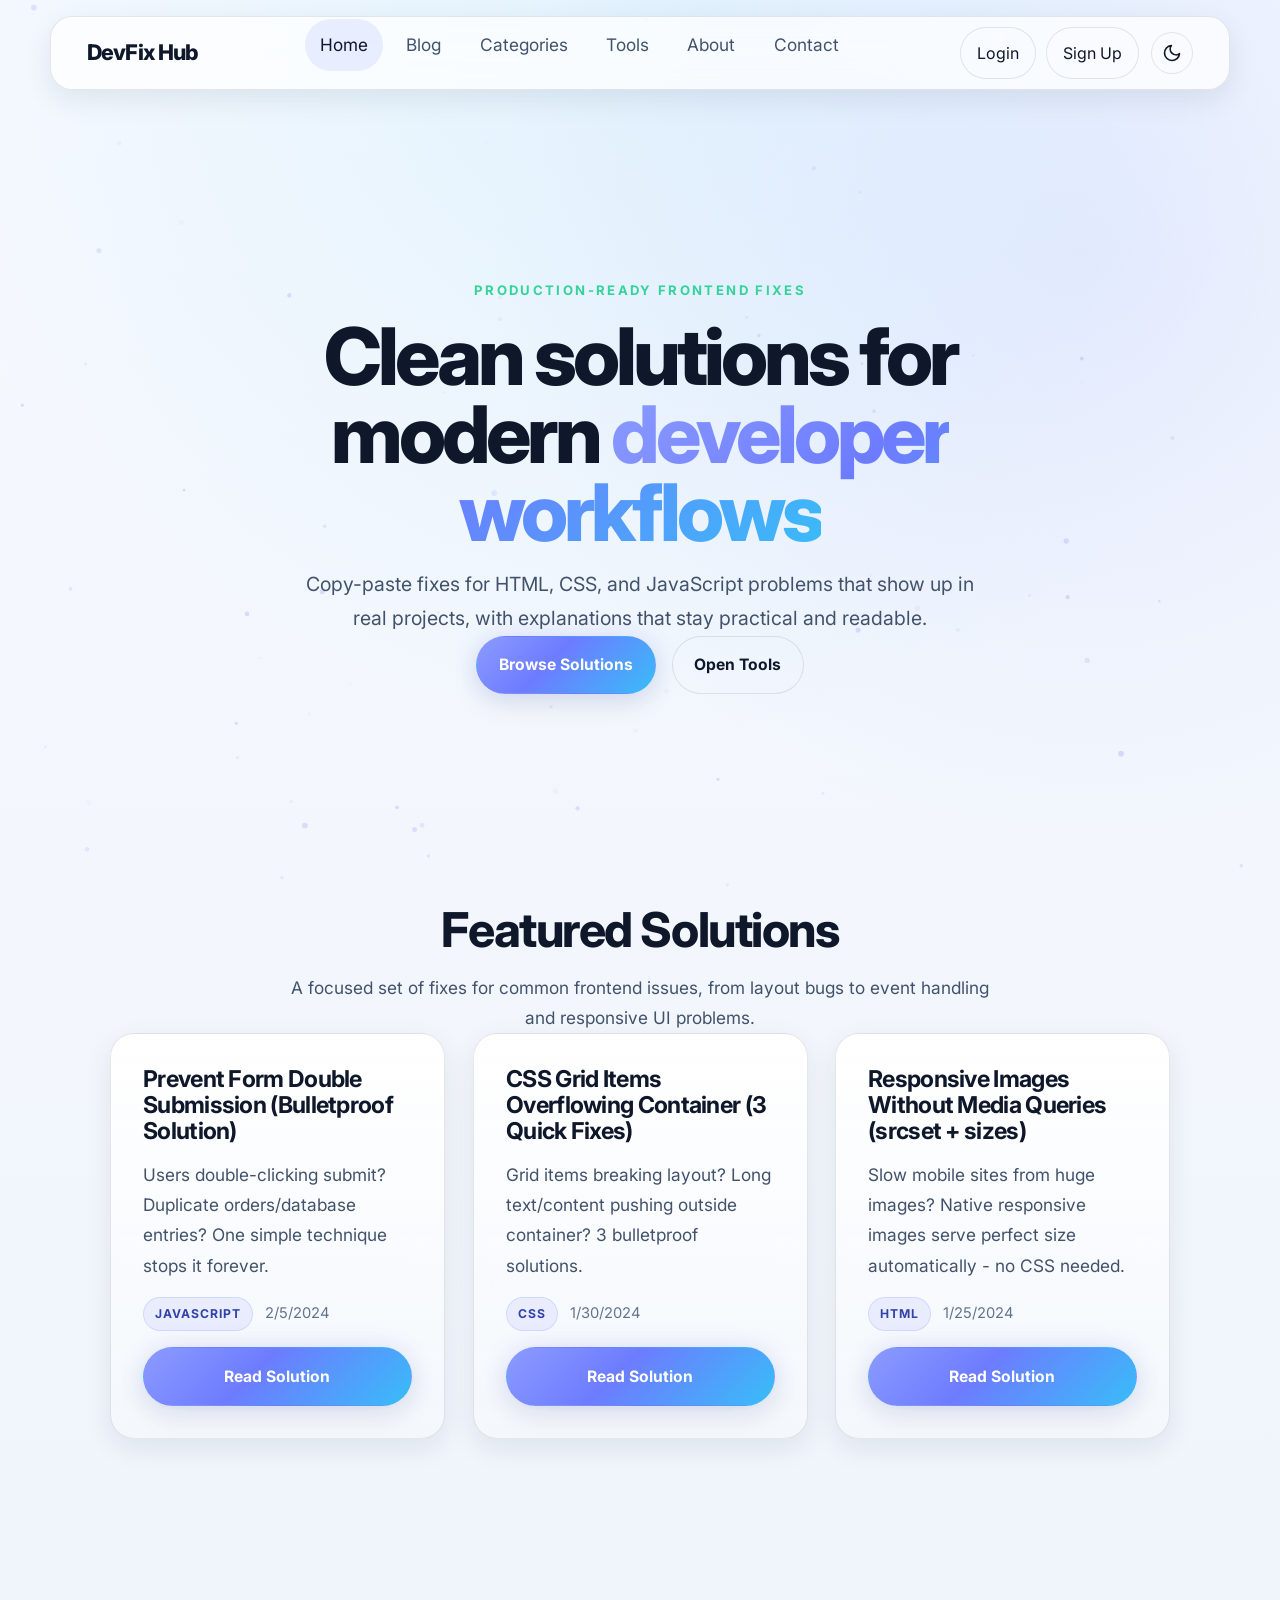
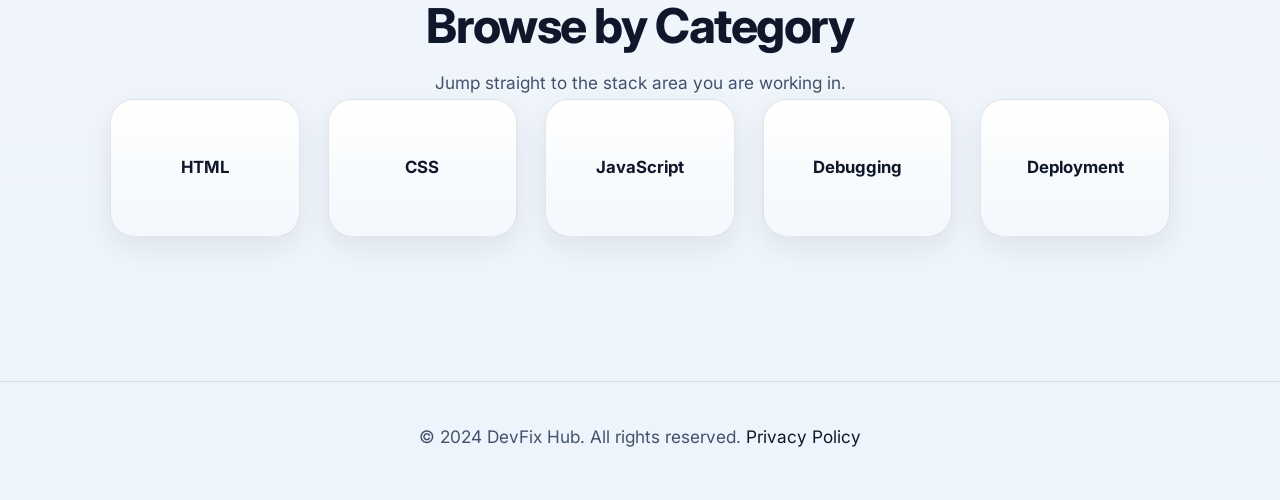
<file: index.html>
<!DOCTYPE html>
<html lang="en">
<head>
  <meta charset="UTF-8">
  <meta name="viewport" content="width=device-width, initial-scale=1.0">
  <title>DevFix Hub - Practical Frontend Fixes</title>
  <meta name="description" content="Real solutions for HTML, CSS, and JavaScript issues. Production-ready fixes for modern frontend work.">
  <meta name="keywords" content="web development, HTML, CSS, JavaScript, debugging, fixes">
  <meta property="og:title" content="DevFix Hub - Practical Frontend Fixes">
  <meta property="og:description" content="Real solutions for HTML, CSS, and JavaScript issues.">
  <meta property="og:type" content="website">
  <link rel="preconnect" href="https://fonts.googleapis.com">
  <link rel="preconnect" href="https://fonts.gstatic.com" crossorigin>
  <link href="https://fonts.googleapis.com/css2?family=Inter:wght@400;500;600;700;800&display=swap" rel="stylesheet">
  <link rel="stylesheet" href="assets/css/base.css">
  <link rel="stylesheet" href="assets/css/layout.css">
  <link rel="stylesheet" href="assets/css/components.css">
  <script async src="https://pagead2.googlesyndication.com/pagead/js/adsbygoogle.js?client=ca-pub-3117782418980939"
     crossorigin="anonymous"></script>
<!-- Google tag (gtag.js) -->
<script async src="https://www.googletagmanager.com/gtag/js?id=G-Q6NVMS2GPN"></script>
<script>
  window.dataLayer = window.dataLayer || [];
  function gtag(){dataLayer.push(arguments);}
  gtag('js', new Date());

  gtag('config', 'G-Q6NVMS2GPN');
</script>
<script async src="https://pagead2.googlesyndication.com/pagead/js/adsbygoogle.js?client=ca-pub-3117782418980939"
     crossorigin="anonymous"></script>
  <script type="text/javascript">
    (function(c,l,a,r,i,t,y){
        c[a]=c[a]||function(){(c[a].q=c[a].q||[]).push(arguments)};
        t=l.createElement(r);t.async=1;t.src="https://www.clarity.ms/tag/"+i;
        y=l.getElementsByTagName(r)[0];y.parentNode.insertBefore(t,y);
    })(window, document, "clarity", "script", "wfkhvy4jae");
</script>
</head>
<body>
  <canvas id="particles-bg"></canvas>

  <nav class="navbar" id="navbar">
    <div class="container">
      <a href="index.html" class="logo">DevFix Hub</a>
      <ul class="nav-menu">
        <li><a href="index.html">Home</a></li>
        <li><a href="blog.html">Blog</a></li>
        <li><a href="categories.html">Categories</a></li>
        <li><a href="tools.html">Tools</a></li>
        <li><a href="about.html">About</a></li>
        <li><a href="contact.html">Contact</a></li>
      </ul>
      <div class="nav-actions">
        <button class="theme-toggle" aria-label="Toggle theme">
          <svg class="icon-sun" xmlns="http://www.w3.org/2000/svg" width="20" height="20" viewBox="0 0 24 24" fill="none" stroke="currentColor" stroke-width="2" stroke-linecap="round" stroke-linejoin="round"><circle cx="12" cy="12" r="5"></circle><line x1="12" y1="1" x2="12" y2="3"></line><line x1="12" y1="21" x2="12" y2="23"></line><line x1="4.22" y1="4.22" x2="5.64" y2="5.64"></line><line x1="18.36" y1="18.36" x2="19.78" y2="19.78"></line><line x1="1" y1="12" x2="3" y2="12"></line><line x1="21" y1="12" x2="23" y2="12"></line><line x1="4.22" y1="19.78" x2="5.64" y2="18.36"></line><line x1="18.36" y1="5.64" x2="19.78" y2="4.22"></line></svg>
          <svg class="icon-moon" xmlns="http://www.w3.org/2000/svg" width="20" height="20" viewBox="0 0 24 24" fill="none" stroke="currentColor" stroke-width="2" stroke-linecap="round" stroke-linejoin="round"><path d="M21 12.79A9 9 0 1 1 11.21 3 7 7 0 0 0 21 12.79z"></path></svg>
        </button>
        <button class="hamburger" id="hamburger" aria-label="Open menu">
          <span></span>
          <span></span>
          <span></span>
        </button>
      </div>
    </div>
  </nav>

  <main>
    <section class="hero">
      <div class="container">
        <div class="hero-surface">
          <span class="eyebrow">Production-ready frontend fixes</span>
          <h1 class="hero-title">
            <span class="hero-title-line">Clean solutions for</span>
            <span class="hero-title-line">modern <span class="gradient-text">developer workflows</span></span>
          </h1>
          <p>Copy-paste fixes for HTML, CSS, and JavaScript problems that show up in real projects, with explanations that stay practical and readable.</p>
          <div class="hero-actions">
            <a href="blog.html" class="cta-button">Browse Solutions</a>
            <a href="tools.html" class="secondary-button">Open Tools</a>
          </div>
        </div>
      </div>
    </section>

    <section class="page-section">
      <div class="container page-shell">
        <h2 class="section-title">Featured Solutions</h2>
        <p class="section-copy">A focused set of fixes for common frontend issues, from layout bugs to event handling and responsive UI problems.</p>
        <div class="posts-grid" id="featured-posts"></div>
      </div>
    </section>

    <section class="page-section">
      <div class="container page-shell">
        <h2 class="section-title">Browse by Category</h2>
        <p class="section-copy">Jump straight to the stack area you are working in.</p>
        <div class="categories-grid">
          <a href="blog.html?category=html" class="category-card" data-category="html">HTML</a>
          <a href="blog.html?category=css" class="category-card" data-category="css">CSS</a>
          <a href="blog.html?category=javascript" class="category-card" data-category="javascript">JavaScript</a>
          <a href="blog.html?category=debugging" class="category-card" data-category="debugging">Debugging</a>
          <a href="blog.html?category=deployment" class="category-card" data-category="deployment">Deployment</a>
        </div>
      </div>
    </section>
  </main>

  <footer class="footer">
    <div class="container">
      <p>&copy; 2024 DevFix Hub. All rights reserved. <a href="privacy.html">Privacy Policy</a></p>
    </div>
  </footer>

  <script src="assets/js/particles.js" defer></script>
  <script src="assets/js/scroll-reveal.js" defer></script>
  <script src="assets/js/app.js" defer></script>
  <script src="assets/js/auth.js" defer></script>
  <script src="assets/js/search.js" defer></script>
</body>
</html>
</file>
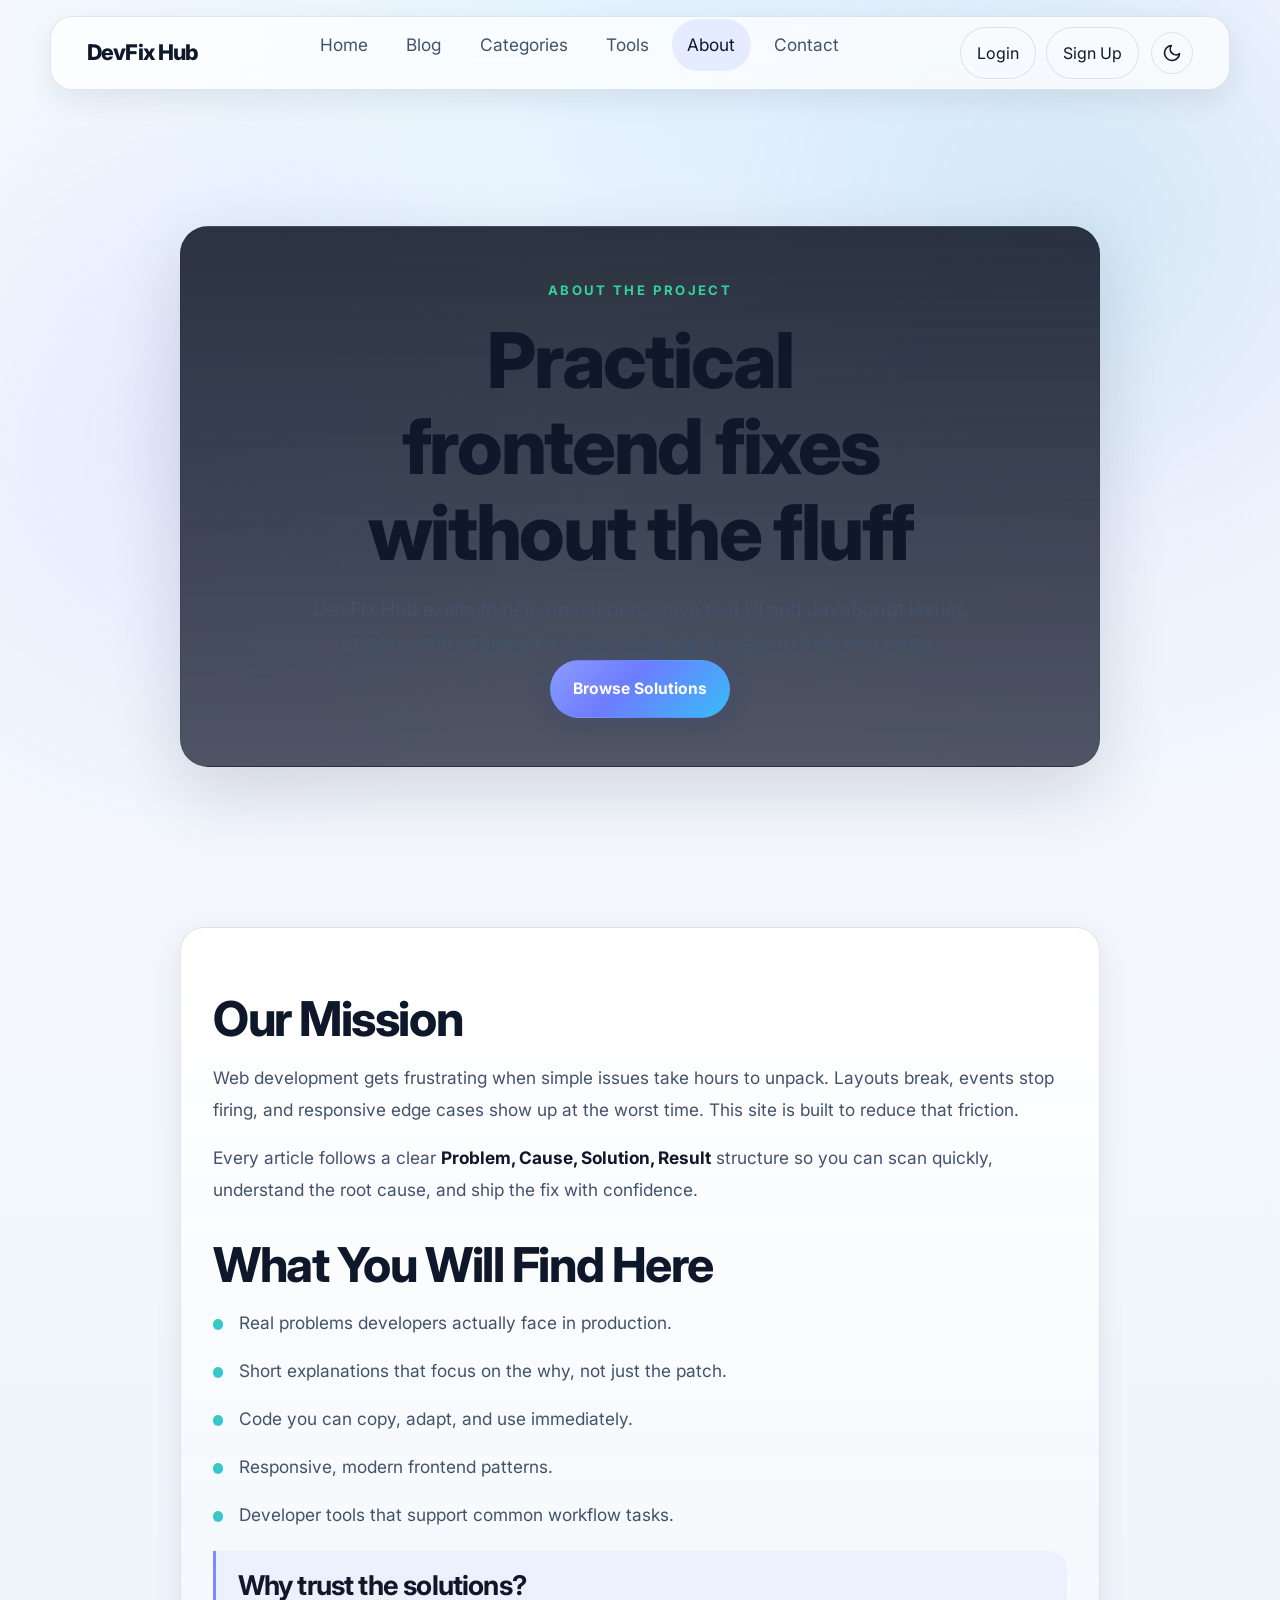
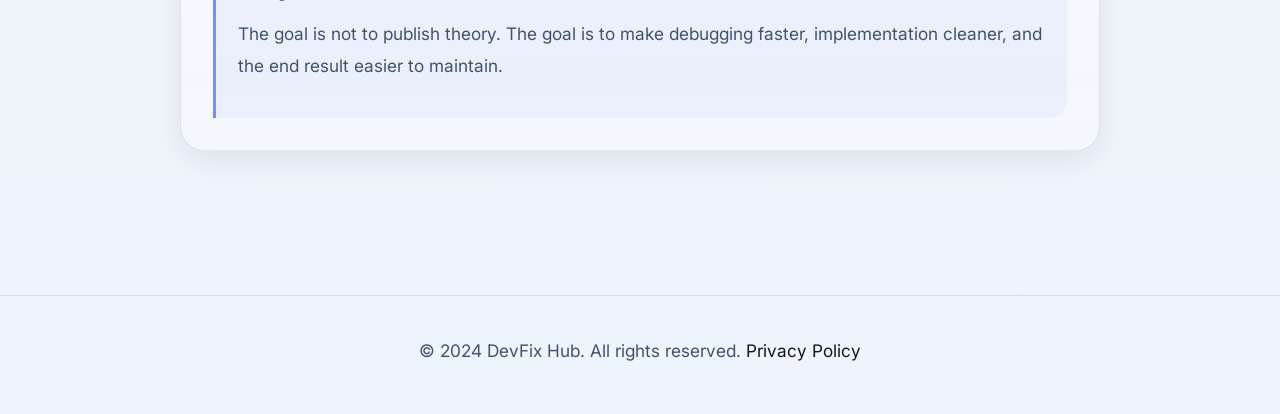
<file: about.html>
<!DOCTYPE html>
<html lang="en">
<head>
  <meta charset="UTF-8">
  <meta name="viewport" content="width=device-width, initial-scale=1.0">
  <title>About - DevFix Hub</title>
  <meta name="description" content="About DevFix Hub - a practical web development solutions library.">
  <link rel="preconnect" href="https://fonts.googleapis.com">
  <link rel="preconnect" href="https://fonts.gstatic.com" crossorigin>
  <link href="https://fonts.googleapis.com/css2?family=Inter:wght@400;500;600;700;800&display=swap" rel="stylesheet">
  <link rel="stylesheet" href="assets/css/base.css">
  <link rel="stylesheet" href="assets/css/layout.css">
  <link rel="stylesheet" href="assets/css/components.css">
<!-- Google tag (gtag.js) -->
<script async src="https://www.googletagmanager.com/gtag/js?id=G-Q6NVMS2GPN"></script>
<script>
  window.dataLayer = window.dataLayer || [];
  function gtag(){dataLayer.push(arguments);}
  gtag('js', new Date());

  gtag('config', 'G-Q6NVMS2GPN');
</script>
 <script async src="https://pagead2.googlesyndication.com/pagead/js/adsbygoogle.js?client=ca-pub-3117782418980939"
     crossorigin="anonymous"></script>
</head>
<body>
  <div class="particles-bg"></div>
  <nav class="navbar">
    <div class="container">
      <a href="index.html" class="logo">DevFix Hub</a>
      <ul class="nav-menu">
        <li><a href="index.html">Home</a></li>
        <li><a href="blog.html">Blog</a></li>
        <li><a href="categories.html">Categories</a></li>
        <li><a href="tools.html">Tools</a></li>
        <li><a href="about.html">About</a></li>
        <li><a href="contact.html">Contact</a></li>
      </ul>
      <div class="nav-actions">
        <button class="theme-toggle" aria-label="Toggle theme">
          <svg class="icon-sun" xmlns="http://www.w3.org/2000/svg" width="20" height="20" viewBox="0 0 24 24" fill="none" stroke="currentColor" stroke-width="2" stroke-linecap="round" stroke-linejoin="round"><circle cx="12" cy="12" r="5"></circle><line x1="12" y1="1" x2="12" y2="3"></line><line x1="12" y1="21" x2="12" y2="23"></line><line x1="4.22" y1="4.22" x2="5.64" y2="5.64"></line><line x1="18.36" y1="18.36" x2="19.78" y2="19.78"></line><line x1="1" y1="12" x2="3" y2="12"></line><line x1="21" y1="12" x2="23" y2="12"></line><line x1="4.22" y1="19.78" x2="5.64" y2="18.36"></line><line x1="18.36" y1="5.64" x2="19.78" y2="4.22"></line></svg>
          <svg class="icon-moon" xmlns="http://www.w3.org/2000/svg" width="20" height="20" viewBox="0 0 24 24" fill="none" stroke="currentColor" stroke-width="2" stroke-linecap="round" stroke-linejoin="round"><path d="M21 12.79A9 9 0 1 1 11.21 3 7 7 0 0 0 21 12.79z"></path></svg>
        </button>
        <button class="hamburger" aria-label="Open menu">
          <span></span>
          <span></span>
          <span></span>
        </button>
      </div>
    </div>
  </nav>

  <main>
    <section class="page-hero">
      <div class="container">
        <div class="hero-surface content-shell">
          <span class="eyebrow">About the project</span>
          <h1>Practical frontend fixes without the fluff</h1>
          <p>DevFix Hub exists to help developers solve real UI and JavaScript issues quickly, with explanations that make the fix easy to trust and reuse.</p>
          <div class="hero-actions">
            <a href="blog.html" class="cta-button">Browse Solutions</a>
          </div>
        </div>
      </div>
    </section>

    <section class="page-section">
      <div class="container">
        <div class="content-card prose about-card">
          <h2>Our Mission</h2>
          <p>Web development gets frustrating when simple issues take hours to unpack. Layouts break, events stop firing, and responsive edge cases show up at the worst time. This site is built to reduce that friction.</p>
          <p>Every article follows a clear <strong>Problem, Cause, Solution, Result</strong> structure so you can scan quickly, understand the root cause, and ship the fix with confidence.</p>

          <h2>What You Will Find Here</h2>
          <ul class="check-list">
            <li>Real problems developers actually face in production.</li>
            <li>Short explanations that focus on the why, not just the patch.</li>
            <li>Code you can copy, adapt, and use immediately.</li>
            <li>Responsive, modern frontend patterns.</li>
            <li>Developer tools that support common workflow tasks.</li>
          </ul>

          <div class="callout">
            <h3>Why trust the solutions?</h3>
            <p>The goal is not to publish theory. The goal is to make debugging faster, implementation cleaner, and the end result easier to maintain.</p>
          </div>
        </div>
      </div>
    </section>
  </main>

  <footer class="footer">
    <div class="container">
      <p>&copy; 2024 DevFix Hub. All rights reserved. <a href="privacy.html">Privacy Policy</a></p>
    </div>
  </footer>

  <script src="assets/js/app.js" defer></script>
  <script src="assets/js/auth.js" defer></script>
</body>
</html>
</file>
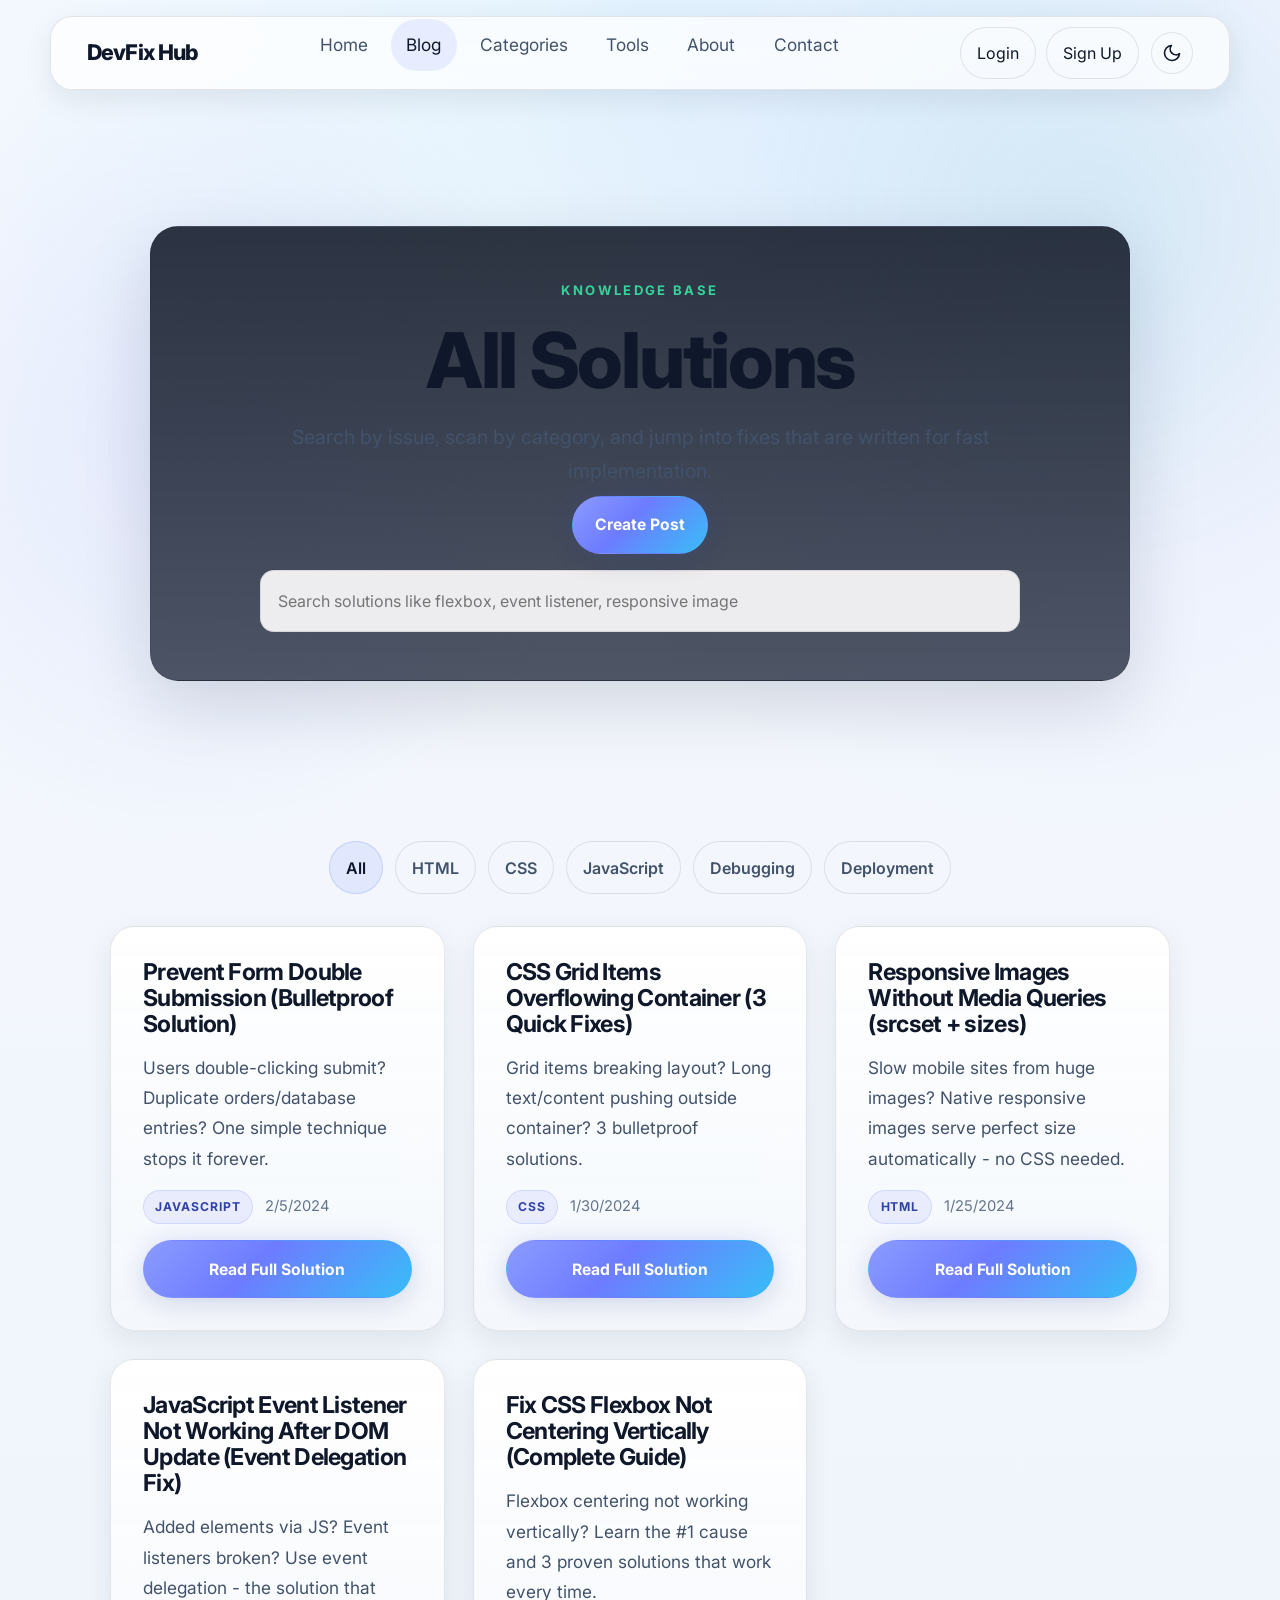
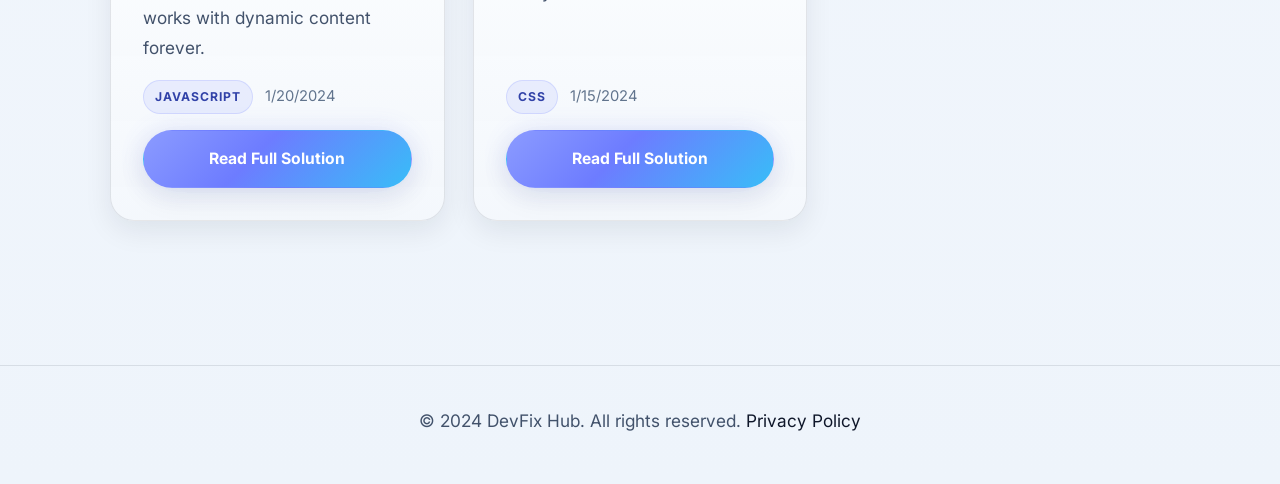
<file: blog.html>
<!DOCTYPE html>
<html lang="en">
<head>
  <meta charset="UTF-8">
  <meta name="viewport" content="width=device-width, initial-scale=1.0">
  <title>Blog - DevFix Hub</title>
  <meta name="description" content="All web development solutions. HTML, CSS, JavaScript fixes and tutorials.">
  <link rel="preconnect" href="https://fonts.googleapis.com">
  <link rel="preconnect" href="https://fonts.gstatic.com" crossorigin>
  <link href="https://fonts.googleapis.com/css2?family=Inter:wght@400;500;600;700;800&display=swap" rel="stylesheet">
  <script async src="https://www.googletagmanager.com/gtag/js?id=G-XXXXXXXXXX"></script>
  <script>
    window.dataLayer = window.dataLayer || [];
    function gtag(){dataLayer.push(arguments);}
    gtag('js', new Date());
    gtag('config', 'G-XXXXXXXXXX');
  </script>
  <link rel="stylesheet" href="assets/css/base.css">
  <link rel="stylesheet" href="assets/css/layout.css">
  <link rel="stylesheet" href="assets/css/components.css">
<!-- Google tag (gtag.js) -->
<script async src="https://www.googletagmanager.com/gtag/js?id=G-Q6NVMS2GPN"></script>
<script>
  window.dataLayer = window.dataLayer || [];
  function gtag(){dataLayer.push(arguments);}
  gtag('js', new Date());

  gtag('config', 'G-Q6NVMS2GPN');
</script>
 <script async src="https://pagead2.googlesyndication.com/pagead/js/adsbygoogle.js?client=ca-pub-3117782418980939"
     crossorigin="anonymous"></script>
</head>
<body>
  <div class="particles-bg"></div>
  <nav class="navbar">
    <div class="container">
      <a href="index.html" class="logo">DevFix Hub</a>
      <ul class="nav-menu">
        <li><a href="index.html">Home</a></li>
        <li><a href="blog.html">Blog</a></li>
        <li><a href="categories.html">Categories</a></li>
        <li><a href="tools.html">Tools</a></li>
        <li><a href="about.html">About</a></li>
        <li><a href="contact.html">Contact</a></li>
      </ul>
      <div class="nav-actions">
        <button class="theme-toggle" aria-label="Toggle theme">
          <svg class="icon-sun" xmlns="http://www.w3.org/2000/svg" width="20" height="20" viewBox="0 0 24 24" fill="none" stroke="currentColor" stroke-width="2" stroke-linecap="round" stroke-linejoin="round"><circle cx="12" cy="12" r="5"></circle><line x1="12" y1="1" x2="12" y2="3"></line><line x1="12" y1="21" x2="12" y2="23"></line><line x1="4.22" y1="4.22" x2="5.64" y2="5.64"></line><line x1="18.36" y1="18.36" x2="19.78" y2="19.78"></line><line x1="1" y1="12" x2="3" y2="12"></line><line x1="21" y1="12" x2="23" y2="12"></line><line x1="4.22" y1="19.78" x2="5.64" y2="18.36"></line><line x1="18.36" y1="5.64" x2="19.78" y2="4.22"></line></svg>
          <svg class="icon-moon" xmlns="http://www.w3.org/2000/svg" width="20" height="20" viewBox="0 0 24 24" fill="none" stroke="currentColor" stroke-width="2" stroke-linecap="round" stroke-linejoin="round"><path d="M21 12.79A9 9 0 1 1 11.21 3 7 7 0 0 0 21 12.79z"></path></svg>
        </button>
        <button class="hamburger" aria-label="Open menu">
          <span></span>
          <span></span>
          <span></span>
        </button>
      </div>
    </div>
  </nav>

  <main>
    <section class="page-hero">
      <div class="container">
        <div class="hero-surface">
          <span class="eyebrow">Knowledge base</span>
          <h1>All Solutions</h1>
          <p>Search by issue, scan by category, and jump into fixes that are written for fast implementation.</p>
          <div class="blog-hero-tools">
            <div class="hero-actions">
              <a href="create-post.html" class="cta-button">Create Post</a>
            </div>
            <div class="search-shell">
              <input type="text" id="search-input" placeholder="Search solutions like flexbox, event listener, responsive image">
            </div>
          </div>
        </div>
      </div>
    </section>

    <section class="page-section">
      <div class="container page-shell">
        <div class="filters">
          <button class="filter-btn active" data-filter="all">All</button>
          <button class="filter-btn" data-filter="html">HTML</button>
          <button class="filter-btn" data-filter="css">CSS</button>
          <button class="filter-btn" data-filter="javascript">JavaScript</button>
          <button class="filter-btn" data-filter="debugging">Debugging</button>
          <button class="filter-btn" data-filter="deployment">Deployment</button>
        </div>

        <div class="posts-grid" id="blog-posts"></div>
      </div>
    </section>
  </main>

  <footer class="footer">
    <div class="container">
      <p>&copy; 2024 DevFix Hub. All rights reserved. <a href="privacy.html">Privacy Policy</a></p>
    </div>
  </footer>

  <script src="assets/js/app.js" defer></script>
  <script src="assets/js/auth.js" defer></script>
  <script src="assets/js/search.js" defer></script>
</body>
</html>
</file>
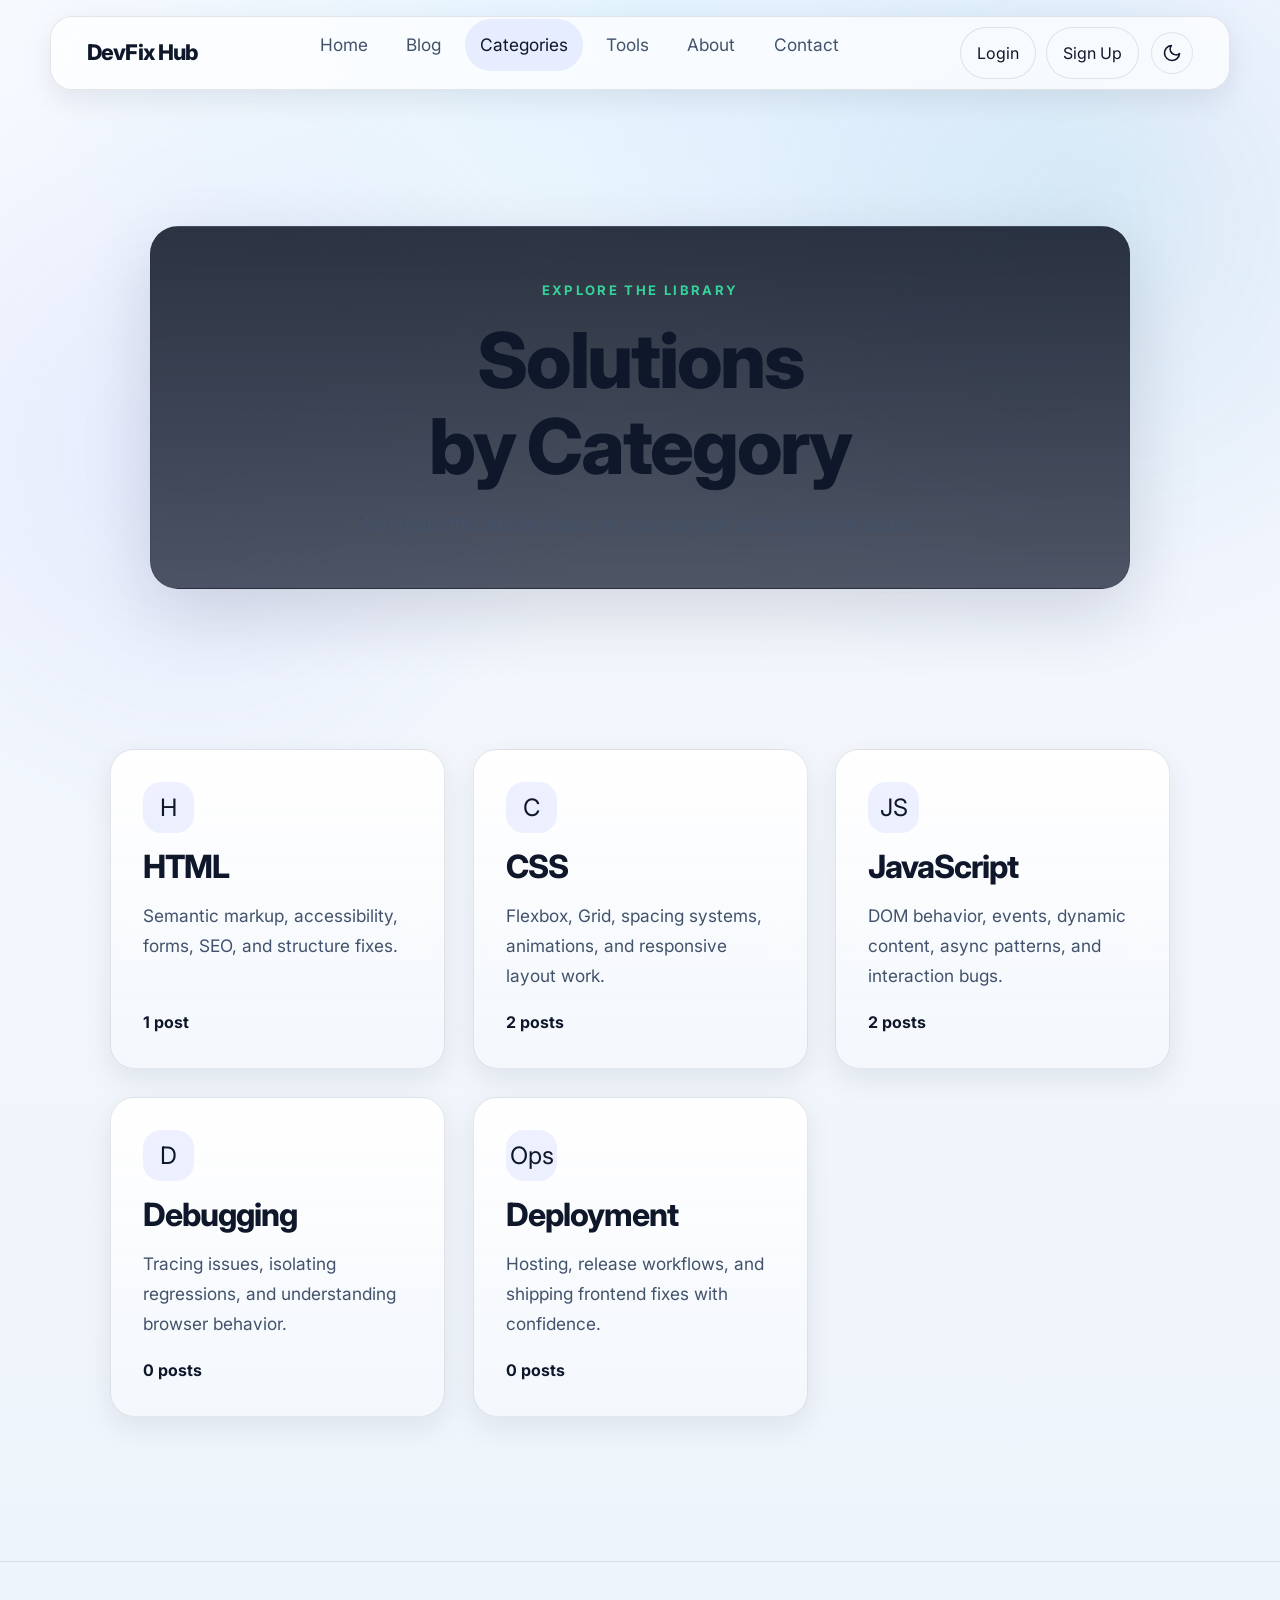
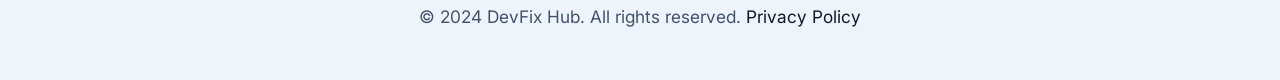
<file: categories.html>
<!DOCTYPE html>
<html lang="en">
<head>
  <meta charset="UTF-8">
  <meta name="viewport" content="width=device-width, initial-scale=1.0">
  <title>Categories - DevFix Hub</title>
  <meta name="description" content="Browse web development solutions by category: HTML, CSS, JavaScript, Debugging, Deployment.">
  <link rel="preconnect" href="https://fonts.googleapis.com">
  <link rel="preconnect" href="https://fonts.gstatic.com" crossorigin>
  <link href="https://fonts.googleapis.com/css2?family=Inter:wght@400;500;600;700;800&display=swap" rel="stylesheet">
  <link rel="stylesheet" href="assets/css/base.css">
  <link rel="stylesheet" href="assets/css/layout.css">
  <link rel="stylesheet" href="assets/css/components.css">
 <!-- Google tag (gtag.js) -->
<script async src="https://www.googletagmanager.com/gtag/js?id=G-Q6NVMS2GPN"></script>
<script>
  window.dataLayer = window.dataLayer || [];
  function gtag(){dataLayer.push(arguments);}
  gtag('js', new Date());

  gtag('config', 'G-Q6NVMS2GPN');
</script>
 <script async src="https://pagead2.googlesyndication.com/pagead/js/adsbygoogle.js?client=ca-pub-3117782418980939"
     crossorigin="anonymous"></script>
</head>
<body>
  <div class="particles-bg"></div>
  <nav class="navbar">
    <div class="container">
      <a href="index.html" class="logo">DevFix Hub</a>
      <ul class="nav-menu">
        <li><a href="index.html">Home</a></li>
        <li><a href="blog.html">Blog</a></li>
        <li><a href="categories.html">Categories</a></li>
        <li><a href="tools.html">Tools</a></li>
        <li><a href="about.html">About</a></li>
        <li><a href="contact.html">Contact</a></li>
      </ul>
      <div class="nav-actions">
        <button class="theme-toggle" aria-label="Toggle theme">
          <svg class="icon-sun" xmlns="http://www.w3.org/2000/svg" width="20" height="20" viewBox="0 0 24 24" fill="none" stroke="currentColor" stroke-width="2" stroke-linecap="round" stroke-linejoin="round"><circle cx="12" cy="12" r="5"></circle><line x1="12" y1="1" x2="12" y2="3"></line><line x1="12" y1="21" x2="12" y2="23"></line><line x1="4.22" y1="4.22" x2="5.64" y2="5.64"></line><line x1="18.36" y1="18.36" x2="19.78" y2="19.78"></line><line x1="1" y1="12" x2="3" y2="12"></line><line x1="21" y1="12" x2="23" y2="12"></line><line x1="4.22" y1="19.78" x2="5.64" y2="18.36"></line><line x1="18.36" y1="5.64" x2="19.78" y2="4.22"></line></svg>
          <svg class="icon-moon" xmlns="http://www.w3.org/2000/svg" width="20" height="20" viewBox="0 0 24 24" fill="none" stroke="currentColor" stroke-width="2" stroke-linecap="round" stroke-linejoin="round"><path d="M21 12.79A9 9 0 1 1 11.21 3 7 7 0 0 0 21 12.79z"></path></svg>
        </button>
        <button class="hamburger" aria-label="Open menu">
          <span></span>
          <span></span>
          <span></span>
        </button>
      </div>
    </div>
  </nav>

  <main>
    <section class="page-hero">
      <div class="container">
        <div class="hero-surface">
          <span class="eyebrow">Explore the library</span>
          <h1>Solutions by Category</h1>
          <p>Navigate the site by topic so you can get to the right fix faster.</p>
        </div>
      </div>
    </section>

    <section class="page-section">
      <div class="container page-shell">
        <div class="categories-grid-large">
          <a href="blog.html?category=html" class="category-large-card">
            <div class="category-icon">H</div>
            <h2>HTML</h2>
            <p>Semantic markup, accessibility, forms, SEO, and structure fixes.</p>
            <span class="count">1 post</span>
          </a>

          <a href="blog.html?category=css" class="category-large-card">
            <div class="category-icon">C</div>
            <h2>CSS</h2>
            <p>Flexbox, Grid, spacing systems, animations, and responsive layout work.</p>
            <span class="count">2 posts</span>
          </a>

          <a href="blog.html?category=javascript" class="category-large-card">
            <div class="category-icon">JS</div>
            <h2>JavaScript</h2>
            <p>DOM behavior, events, dynamic content, async patterns, and interaction bugs.</p>
            <span class="count">2 posts</span>
          </a>

          <a href="blog.html?category=debugging" class="category-large-card">
            <div class="category-icon">D</div>
            <h2>Debugging</h2>
            <p>Tracing issues, isolating regressions, and understanding browser behavior.</p>
            <span class="count">0 posts</span>
          </a>

          <a href="blog.html?category=deployment" class="category-large-card">
            <div class="category-icon">Ops</div>
            <h2>Deployment</h2>
            <p>Hosting, release workflows, and shipping frontend fixes with confidence.</p>
            <span class="count">0 posts</span>
          </a>
        </div>
      </div>
    </section>
  </main>

  <footer class="footer">
    <div class="container">
      <p>&copy; 2024 DevFix Hub. All rights reserved. <a href="privacy.html">Privacy Policy</a></p>
    </div>
  </footer>

  <script src="assets/js/app.js" defer></script>
  <script src="assets/js/auth.js" defer></script>
</body>
</html>
</file>
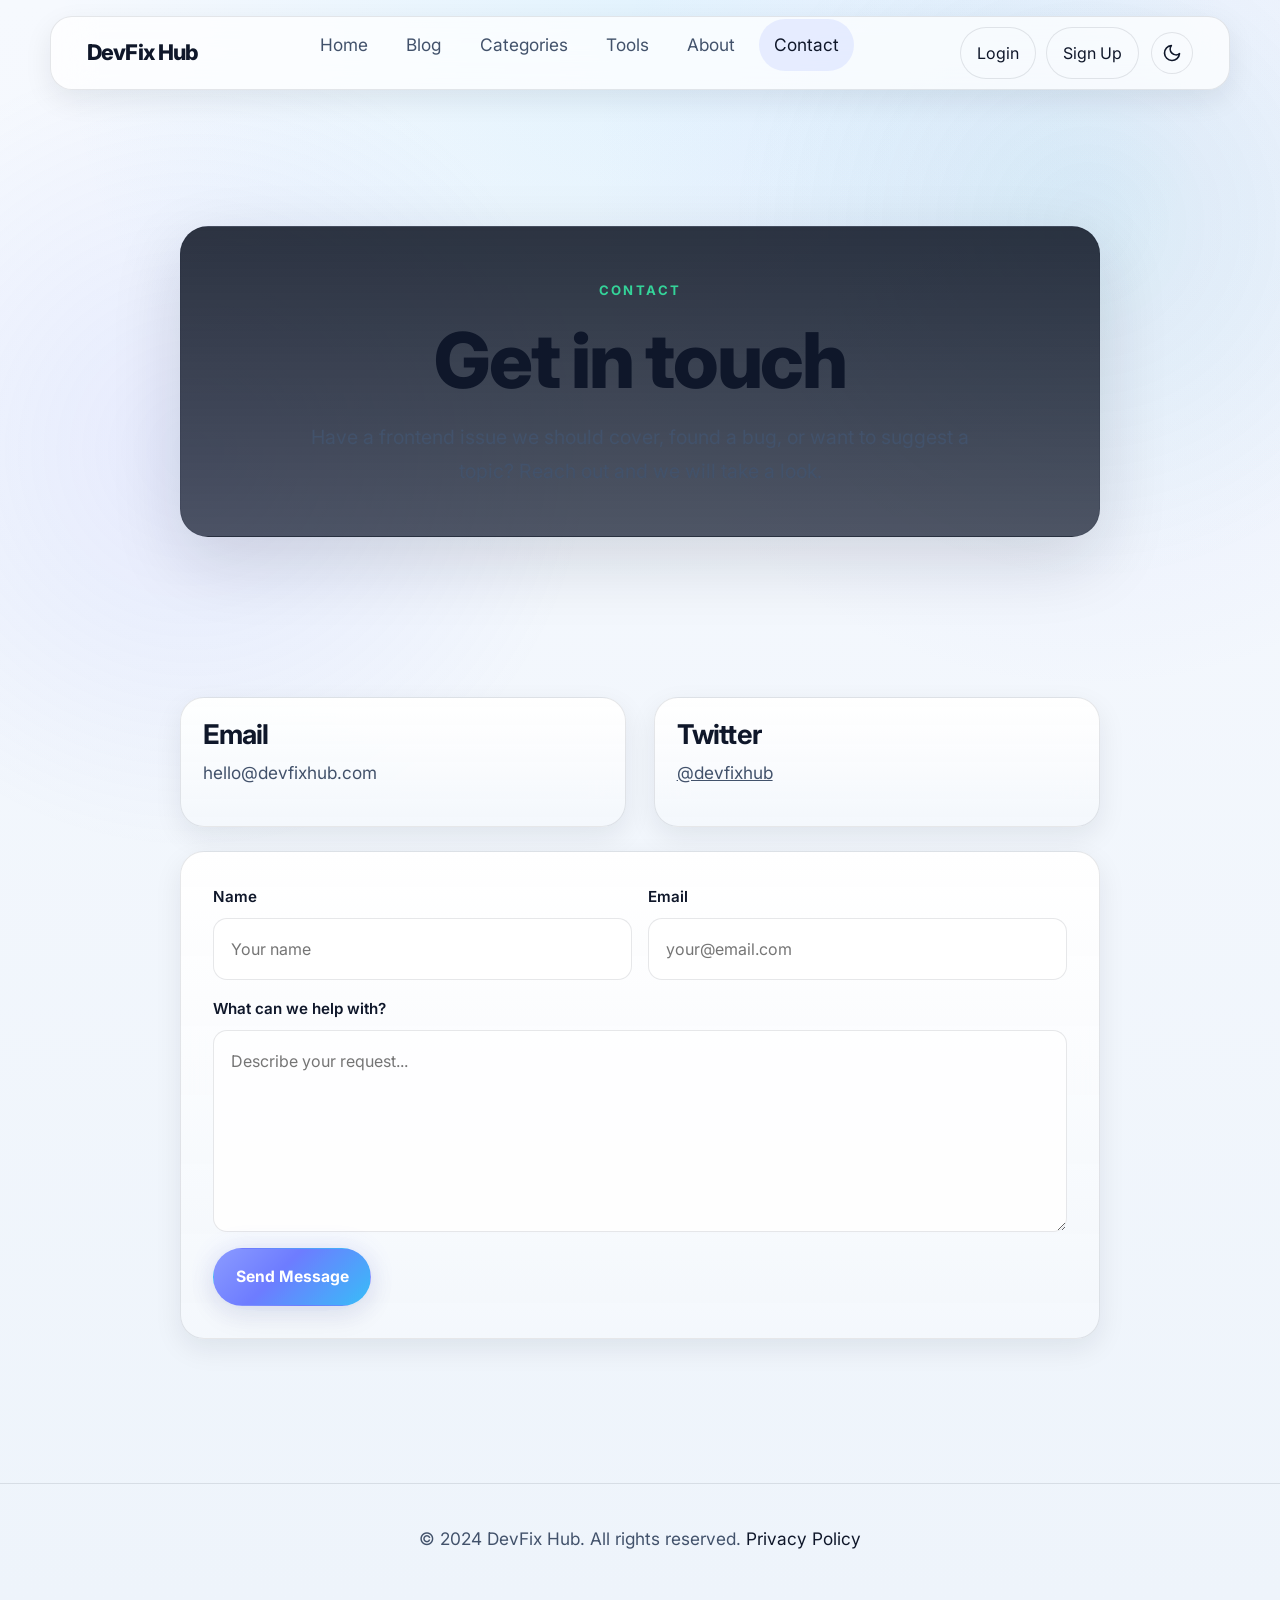
<file: contact.html>
<!DOCTYPE html>
<html lang="en">
<head>
  <meta charset="UTF-8">
  <meta name="viewport" content="width=device-width, initial-scale=1.0">
  <title>Contact - DevFix Hub</title>
  <meta name="description" content="Get in touch with DevFix Hub for feature requests, bug reports, and topic suggestions.">
  <link rel="preconnect" href="https://fonts.googleapis.com">
  <link rel="preconnect" href="https://fonts.gstatic.com" crossorigin>
  <link href="https://fonts.googleapis.com/css2?family=Inter:wght@400;500;600;700;800&display=swap" rel="stylesheet">
  <link rel="stylesheet" href="assets/css/base.css">
  <link rel="stylesheet" href="assets/css/layout.css">
  <link rel="stylesheet" href="assets/css/components.css">
<!-- Google tag (gtag.js) -->
<script async src="https://www.googletagmanager.com/gtag/js?id=G-Q6NVMS2GPN"></script>
<script>
  window.dataLayer = window.dataLayer || [];
  function gtag(){dataLayer.push(arguments);}
  gtag('js', new Date());

  gtag('config', 'G-Q6NVMS2GPN');
</script>
 <script async src="https://pagead2.googlesyndication.com/pagead/js/adsbygoogle.js?client=ca-pub-3117782418980939"
     crossorigin="anonymous"></script>
</head>
<body>
  <div class="particles-bg"></div>
  <nav class="navbar">
    <div class="container">
      <a href="index.html" class="logo">DevFix Hub</a>
      <ul class="nav-menu">
        <li><a href="index.html">Home</a></li>
        <li><a href="blog.html">Blog</a></li>
        <li><a href="categories.html">Categories</a></li>
        <li><a href="tools.html">Tools</a></li>
        <li><a href="about.html">About</a></li>
        <li><a href="contact.html">Contact</a></li>
      </ul>
      <div class="nav-actions">
        <button class="theme-toggle" aria-label="Toggle theme">
          <svg class="icon-sun" xmlns="http://www.w3.org/2000/svg" width="20" height="20" viewBox="0 0 24 24" fill="none" stroke="currentColor" stroke-width="2" stroke-linecap="round" stroke-linejoin="round"><circle cx="12" cy="12" r="5"></circle><line x1="12" y1="1" x2="12" y2="3"></line><line x1="12" y1="21" x2="12" y2="23"></line><line x1="4.22" y1="4.22" x2="5.64" y2="5.64"></line><line x1="18.36" y1="18.36" x2="19.78" y2="19.78"></line><line x1="1" y1="12" x2="3" y2="12"></line><line x1="21" y1="12" x2="23" y2="12"></line><line x1="4.22" y1="19.78" x2="5.64" y2="18.36"></line><line x1="18.36" y1="5.64" x2="19.78" y2="4.22"></line></svg>
          <svg class="icon-moon" xmlns="http://www.w3.org/2000/svg" width="20" height="20" viewBox="0 0 24 24" fill="none" stroke="currentColor" stroke-width="2" stroke-linecap="round" stroke-linejoin="round"><path d="M21 12.79A9 9 0 1 1 11.21 3 7 7 0 0 0 21 12.79z"></path></svg>
        </button>
        <button class="hamburger" aria-label="Open menu">
          <span></span>
          <span></span>
          <span></span>
        </button>
      </div>
    </div>
  </nav>

  <main>
    <section class="page-hero">
      <div class="container">
        <div class="hero-surface content-shell">
          <span class="eyebrow">Contact</span>
          <h1>Get in touch</h1>
          <p>Have a frontend issue we should cover, found a bug, or want to suggest a topic? Reach out and we will take a look.</p>
        </div>
      </div>
    </section>

    <section class="page-section">
      <div class="container">
        <div class="content-shell page-stack">
          <div class="info-grid">
            <div class="info-card">
              <h3>Email</h3>
              <p>hello@devfixhub.com</p>
            </div>
            <div class="info-card">
              <h3>Twitter</h3>
              <p><a href="https://twitter.com/devfixhub" target="_blank" rel="noopener noreferrer">@devfixhub</a></p>
            </div>
          </div>

          <form class="form-card">
            <div class="form-row">
              <div class="form-field">
                <label for="contact-name">Name</label>
                <input id="contact-name" class="form-control" type="text" placeholder="Your name">
              </div>
              <div class="form-field">
                <label for="contact-email">Email</label>
                <input id="contact-email" class="form-control" type="email" placeholder="your@email.com">
              </div>
            </div>
            <div class="form-field">
              <label for="contact-message">What can we help with?</label>
              <textarea id="contact-message" class="form-control" rows="6" placeholder="Describe your request..."></textarea>
            </div>
            <div>
              <button type="submit" class="cta-button">Send Message</button>
            </div>
          </form>
        </div>
      </div>
    </section>
  </main>

  <footer class="footer">
    <div class="container">
      <p>&copy; 2024 DevFix Hub. All rights reserved. <a href="privacy.html">Privacy Policy</a></p>
    </div>
  </footer>

  <script src="assets/js/app.js" defer></script>
  <script src="assets/js/auth.js" defer></script>
</body>
</html>
</file>
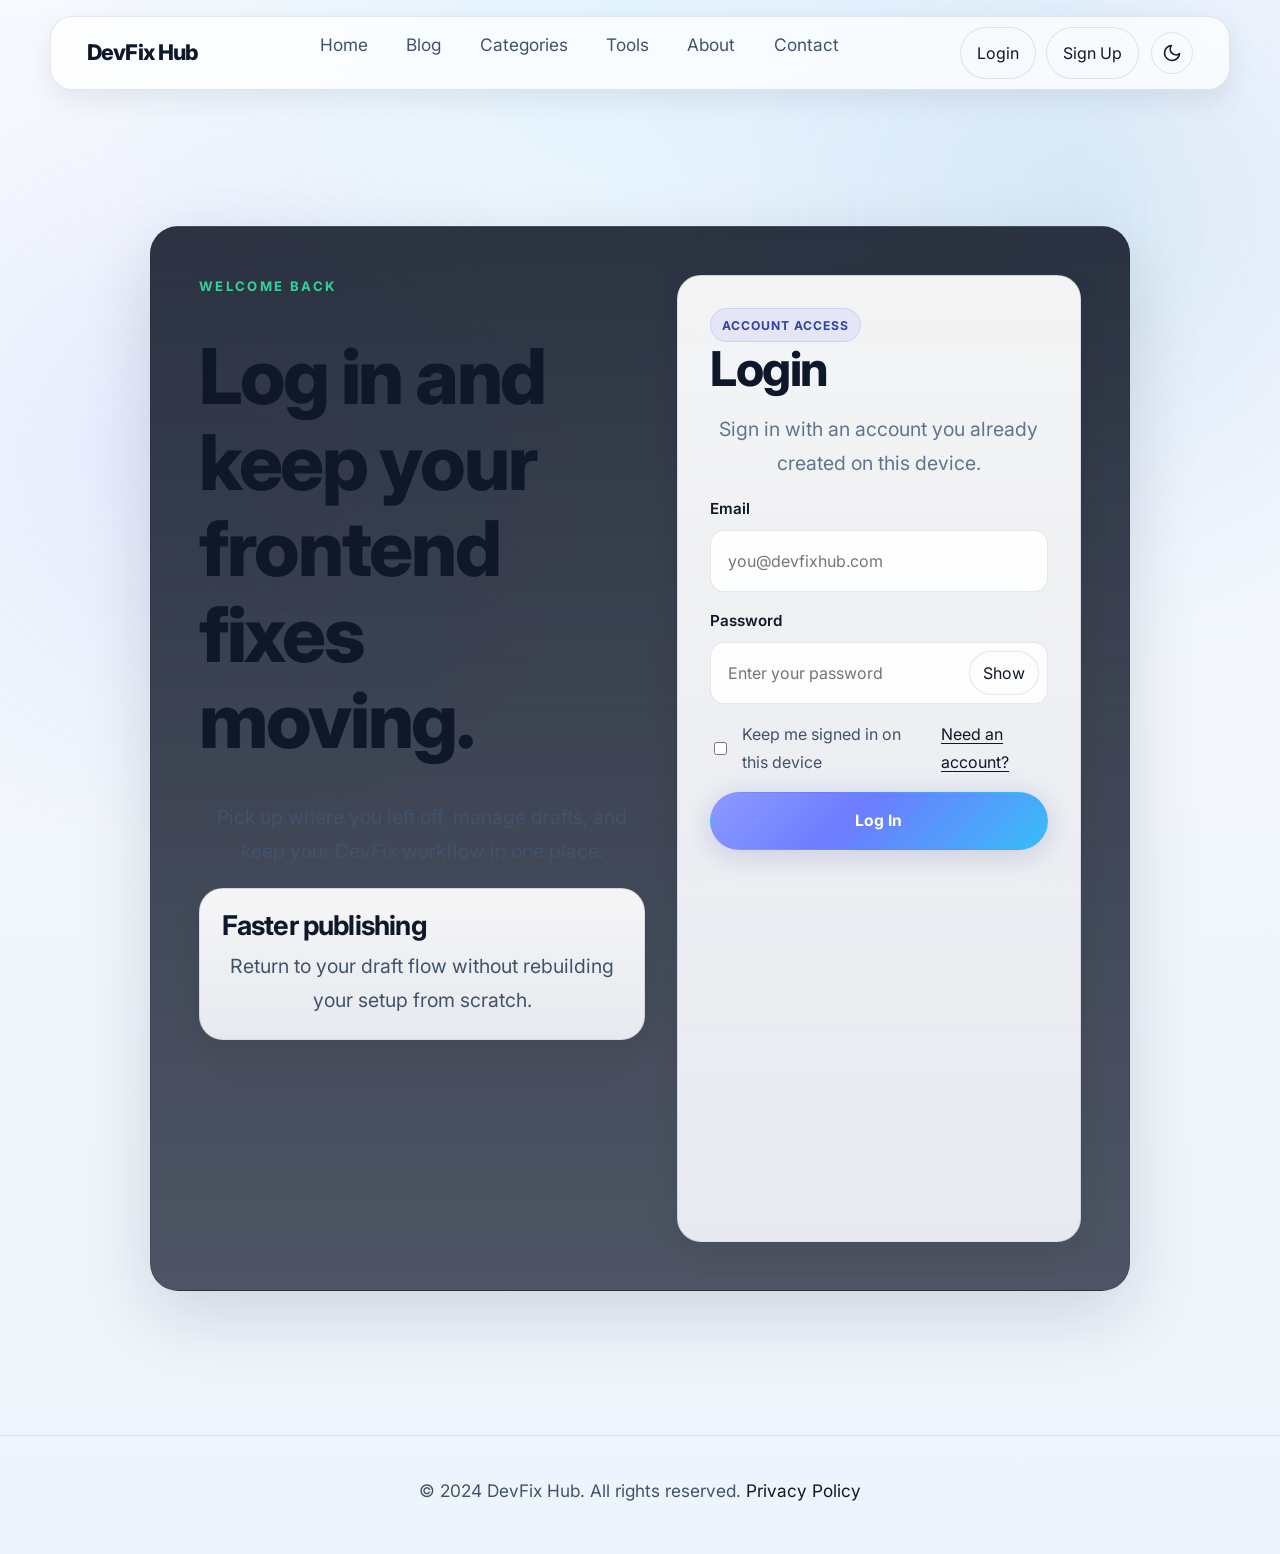
<file: create-post.html>
<!DOCTYPE html>
<html lang="en">
<head>
  <meta charset="UTF-8">
  <meta name="viewport" content="width=device-width, initial-scale=1.0">
  <title>Create Post - DevFix Hub</title>
  <meta name="description" content="Write and publish a new DevFix Hub blog post.">
  <link rel="preconnect" href="https://fonts.googleapis.com">
  <link rel="preconnect" href="https://fonts.gstatic.com" crossorigin>
  <link href="https://fonts.googleapis.com/css2?family=Inter:wght@400;500;600;700;800&display=swap" rel="stylesheet">
  <link rel="stylesheet" href="assets/css/base.css">
  <link rel="stylesheet" href="assets/css/layout.css">
  <link rel="stylesheet" href="assets/css/components.css">
<!-- Google tag (gtag.js) -->
<script async src="https://www.googletagmanager.com/gtag/js?id=G-Q6NVMS2GPN"></script>
<script>
  window.dataLayer = window.dataLayer || [];
  function gtag(){dataLayer.push(arguments);}
  gtag('js', new Date());

  gtag('config', 'G-Q6NVMS2GPN');
</script>
 <script async src="https://pagead2.googlesyndication.com/pagead/js/adsbygoogle.js?client=ca-pub-3117782418980939"
     crossorigin="anonymous"></script>
</head>
<body data-requires-auth="true">
  <div class="particles-bg"></div>
  <nav class="navbar">
    <div class="container">
      <a href="index.html" class="logo">DevFix Hub</a>
      <ul class="nav-menu">
        <li><a href="index.html">Home</a></li>
        <li><a href="blog.html">Blog</a></li>
        <li><a href="categories.html">Categories</a></li>
        <li><a href="tools.html">Tools</a></li>
        <li><a href="about.html">About</a></li>
        <li><a href="contact.html">Contact</a></li>
      </ul>
      <div class="nav-actions">
        <button class="theme-toggle" aria-label="Toggle theme">
          <svg class="icon-sun" xmlns="http://www.w3.org/2000/svg" width="20" height="20" viewBox="0 0 24 24" fill="none" stroke="currentColor" stroke-width="2" stroke-linecap="round" stroke-linejoin="round"><circle cx="12" cy="12" r="5"></circle><line x1="12" y1="1" x2="12" y2="3"></line><line x1="12" y1="21" x2="12" y2="23"></line><line x1="4.22" y1="4.22" x2="5.64" y2="5.64"></line><line x1="18.36" y1="18.36" x2="19.78" y2="19.78"></line><line x1="1" y1="12" x2="3" y2="12"></line><line x1="21" y1="12" x2="23" y2="12"></line><line x1="4.22" y1="19.78" x2="5.64" y2="18.36"></line><line x1="18.36" y1="5.64" x2="19.78" y2="4.22"></line></svg>
          <svg class="icon-moon" xmlns="http://www.w3.org/2000/svg" width="20" height="20" viewBox="0 0 24 24" fill="none" stroke="currentColor" stroke-width="2" stroke-linecap="round" stroke-linejoin="round"><path d="M21 12.79A9 9 0 1 1 11.21 3 7 7 0 0 0 21 12.79z"></path></svg>
        </button>
        <button class="hamburger" aria-label="Open menu">
          <span></span>
          <span></span>
          <span></span>
        </button>
      </div>
    </div>
  </nav>

  <main>
    <section class="page-hero">
      <div class="container">
        <div class="hero-surface content-shell">
          <span class="eyebrow">Publish</span>
          <h1>Create a new blog post</h1>
          <p>Write a structured solution post and publish it straight into the site. Posts are saved in your browser and appear in the blog immediately.</p>
        </div>
      </div>
    </section>

    <section class="page-section">
      <div class="container page-shell create-post-layout">
        <div class="form-card">
          <form id="create-post-form" class="page-stack">
            <div class="form-row">
              <div class="form-field">
                <label for="post-title">Title</label>
                <input id="post-title" class="form-control" name="title" type="text" placeholder="Fix sticky sidebar not working in CSS grid" required>
              </div>
              <div class="form-field">
                <label for="post-category">Category</label>
                <select id="post-category" class="form-control" name="category" required>
                  <option value="">Select a category</option>
                  <option value="html">HTML</option>
                  <option value="css">CSS</option>
                  <option value="javascript">JavaScript</option>
                  <option value="debugging">Debugging</option>
                  <option value="deployment">Deployment</option>
                </select>
              </div>
            </div>

            <div class="form-field">
              <label for="post-excerpt">Excerpt</label>
              <textarea id="post-excerpt" class="form-control" name="excerpt" rows="3" placeholder="Short summary shown on the blog listing." required></textarea>
            </div>

            <div class="form-field">
              <label for="post-intro">Introduction</label>
              <textarea id="post-intro" class="form-control" name="intro" rows="4" placeholder="Open with the problem context and why it matters." required></textarea>
            </div>

            <div class="form-field">
              <label for="post-problem">Problem</label>
              <textarea id="post-problem" class="form-control" name="problem" rows="4" placeholder="Describe the broken behavior." required></textarea>
            </div>

            <div class="form-field">
              <label for="post-cause">Cause</label>
              <textarea id="post-cause" class="form-control" name="cause" rows="4" placeholder="Explain the root cause clearly." required></textarea>
            </div>

            <div class="form-field">
              <label for="post-solution">Solution</label>
              <textarea id="post-solution" class="form-control" name="solution" rows="5" placeholder="Walk through the fix." required></textarea>
            </div>

            <div class="form-field">
              <label for="post-code">Code snippet</label>
              <textarea id="post-code" class="form-control" name="code" rows="6" placeholder="Optional code example"></textarea>
            </div>

            <div class="form-field">
              <label for="post-result">Result</label>
              <textarea id="post-result" class="form-control" name="result" rows="4" placeholder="Add one result per line or write a short paragraph."></textarea>
            </div>

            <div class="form-field">
              <label for="post-bonus">Bonus tips</label>
              <textarea id="post-bonus" class="form-control" name="bonusTips" rows="4" placeholder="Add one tip per line."></textarea>
            </div>

            <div class="form-field">
              <label for="post-conclusion">Conclusion</label>
              <textarea id="post-conclusion" class="form-control" name="conclusion" rows="4" placeholder="Close with the final takeaway." required></textarea>
            </div>

            <div class="inline-controls">
              <button type="submit" class="cta-button">Publish Post</button>
              <a href="blog.html" class="secondary-button">Back to Blog</a>
            </div>
            <p id="create-post-status" class="post-note"></p>
          </form>
        </div>

        <div class="content-card prose">
          <div class="post-eyebrow">
            <span class="category-tag">Preview</span>
          </div>
          <h2 id="preview-title">Live preview</h2>
          <p id="preview-meta" class="post-note">Choose a category and start writing</p>
          <div id="post-preview"></div>
        </div>
      </div>
    </section>
  </main>

  <footer class="footer">
    <div class="container">
      <p>&copy; 2024 DevFix Hub. All rights reserved. <a href="privacy.html">Privacy Policy</a></p>
    </div>
  </footer>

  <script src="assets/js/app.js" defer></script>
  <script src="assets/js/auth.js" defer></script>
  <script src="assets/js/create-post.js" defer></script>
</body>
</html>
</file>
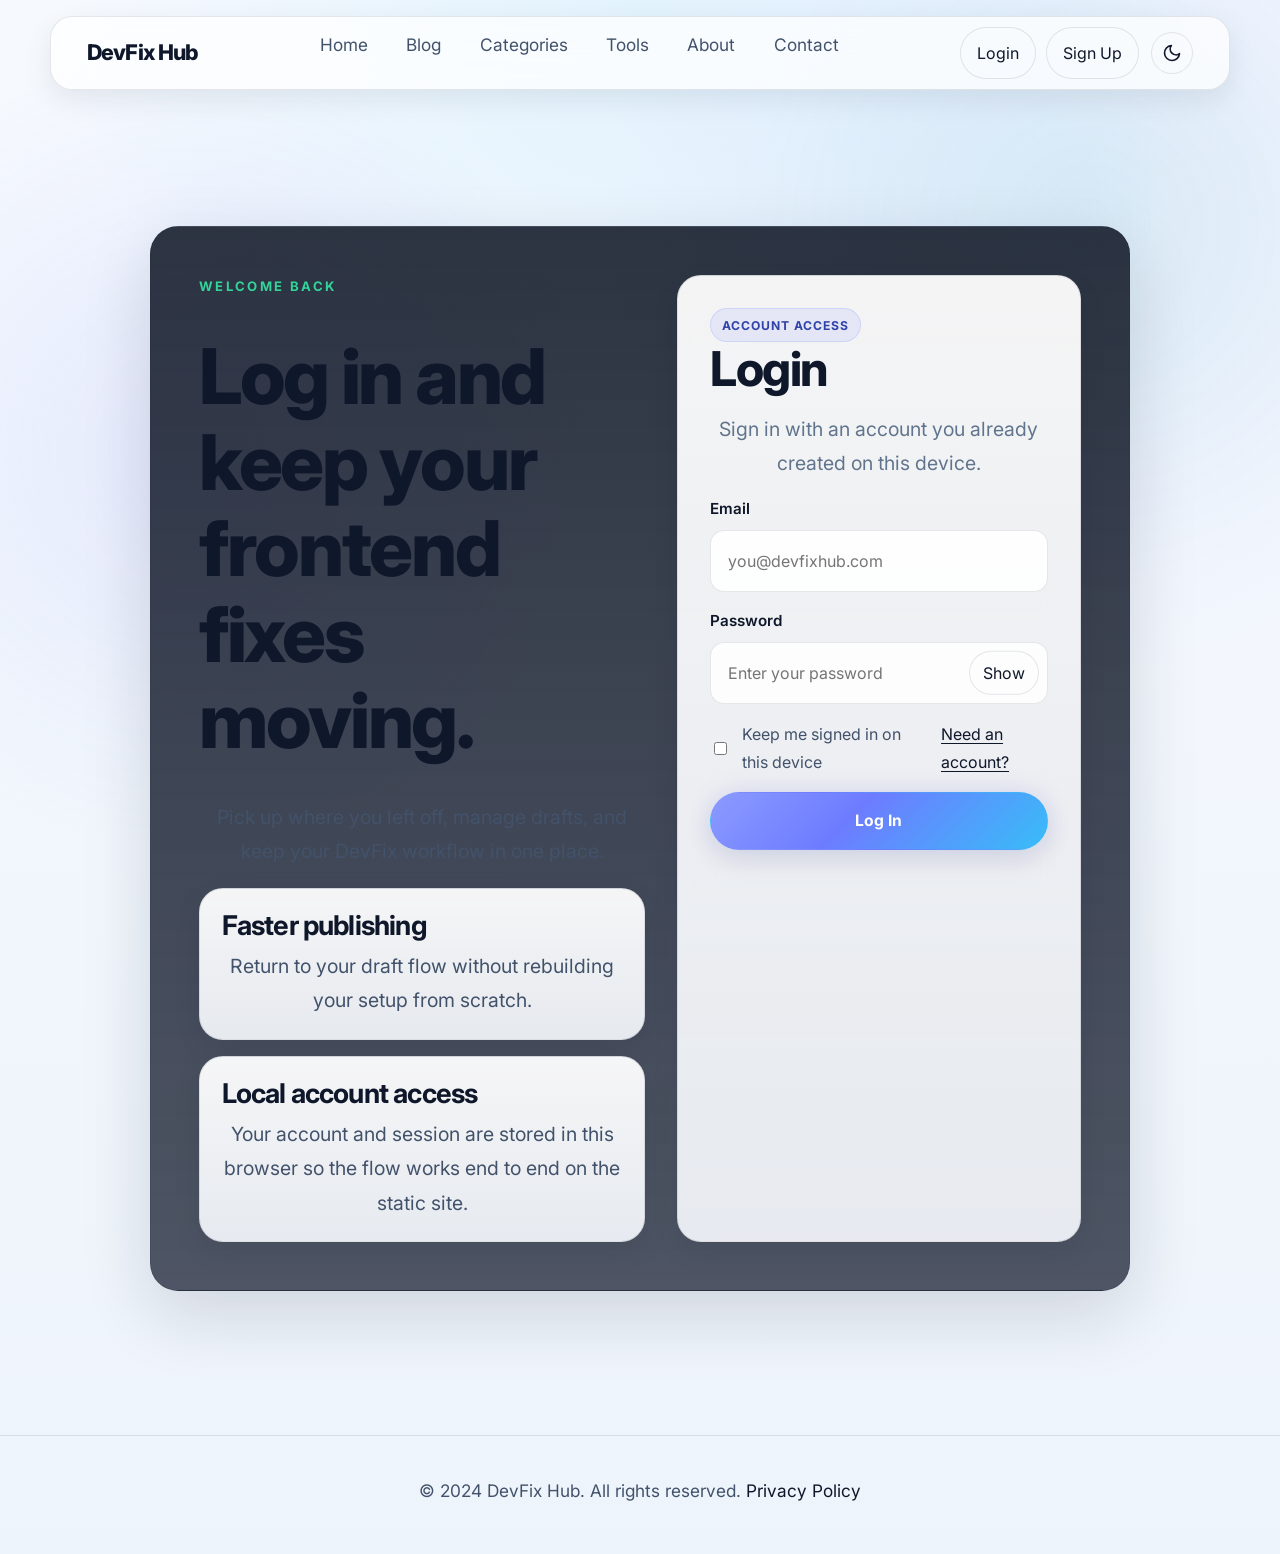
<file: login.html>
<!DOCTYPE html>
<html lang="en">
<head>
  <meta charset="UTF-8">
  <meta name="viewport" content="width=device-width, initial-scale=1.0">
  <title>Login - DevFix Hub</title>
  <meta name="description" content="Log in to DevFix Hub to continue building, saving drafts, and managing your workflow.">
  <link rel="preconnect" href="https://fonts.googleapis.com">
  <link rel="preconnect" href="https://fonts.gstatic.com" crossorigin>
  <link href="https://fonts.googleapis.com/css2?family=Inter:wght@400;500;600;700;800&display=swap" rel="stylesheet">
  <link rel="stylesheet" href="assets/css/base.css">
  <link rel="stylesheet" href="assets/css/layout.css">
  <link rel="stylesheet" href="assets/css/components.css">
<!-- Google tag (gtag.js) -->
<script async src="https://www.googletagmanager.com/gtag/js?id=G-Q6NVMS2GPN"></script>
<script>
  window.dataLayer = window.dataLayer || [];
  function gtag(){dataLayer.push(arguments);}
  gtag('js', new Date());

  gtag('config', 'G-Q6NVMS2GPN');
</script>
 <script async src="https://pagead2.googlesyndication.com/pagead/js/adsbygoogle.js?client=ca-pub-3117782418980939"
     crossorigin="anonymous"></script>
</head>
<body>
  <div class="particles-bg"></div>
  <nav class="navbar">
    <div class="container">
      <a href="index.html" class="logo">DevFix Hub</a>
      <ul class="nav-menu">
        <li><a href="index.html">Home</a></li>
        <li><a href="blog.html">Blog</a></li>
        <li><a href="categories.html">Categories</a></li>
        <li><a href="tools.html">Tools</a></li>
        <li><a href="about.html">About</a></li>
        <li><a href="contact.html">Contact</a></li>
      </ul>
      <div class="nav-actions">
        <button class="theme-toggle" aria-label="Toggle theme">
          <svg class="icon-sun" xmlns="http://www.w3.org/2000/svg" width="20" height="20" viewBox="0 0 24 24" fill="none" stroke="currentColor" stroke-width="2" stroke-linecap="round" stroke-linejoin="round"><circle cx="12" cy="12" r="5"></circle><line x1="12" y1="1" x2="12" y2="3"></line><line x1="12" y1="21" x2="12" y2="23"></line><line x1="4.22" y1="4.22" x2="5.64" y2="5.64"></line><line x1="18.36" y1="18.36" x2="19.78" y2="19.78"></line><line x1="1" y1="12" x2="3" y2="12"></line><line x1="21" y1="12" x2="23" y2="12"></line><line x1="4.22" y1="19.78" x2="5.64" y2="18.36"></line><line x1="18.36" y1="5.64" x2="19.78" y2="4.22"></line></svg>
          <svg class="icon-moon" xmlns="http://www.w3.org/2000/svg" width="20" height="20" viewBox="0 0 24 24" fill="none" stroke="currentColor" stroke-width="2" stroke-linecap="round" stroke-linejoin="round"><path d="M21 12.79A9 9 0 1 1 11.21 3 7 7 0 0 0 21 12.79z"></path></svg>
        </button>
        <button class="hamburger" aria-label="Open menu">
          <span></span>
          <span></span>
          <span></span>
        </button>
      </div>
    </div>
  </nav>

  <main>
    <section class="page-hero auth-hero">
      <div class="container">
        <div class="hero-surface auth-shell">
          <div class="auth-panel auth-copy">
            <span class="eyebrow">Welcome Back</span>
            <h1>Log in and keep your frontend fixes moving.</h1>
            <p>Pick up where you left off, manage drafts, and keep your DevFix workflow in one place.</p>

            <div class="auth-highlights">
              <div class="info-card">
                <h3>Faster publishing</h3>
                <p>Return to your draft flow without rebuilding your setup from scratch.</p>
              </div>
              <div class="info-card">
                <h3>Local account access</h3>
                <p>Your account and session are stored in this browser so the flow works end to end on the static site.</p>
              </div>
            </div>
          </div>

          <div class="auth-panel form-card auth-card">
            <div>
              <span class="category-tag">Account Access</span>
              <h2>Login</h2>
              <p class="auth-note">Sign in with an account you already created on this device.</p>
            </div>

            <form class="auth-form" data-auth-form="login">
              <div class="form-field">
                <label for="login-email">Email</label>
                <input id="login-email" class="form-control" name="email" type="email" placeholder="you@devfixhub.com" required>
              </div>

              <div class="form-field">
                <label for="login-password">Password</label>
                <div class="password-field">
                  <input id="login-password" class="form-control" name="password" type="password" placeholder="Enter your password" required minlength="6">
                  <button type="button" class="password-toggle" data-password-toggle aria-label="Show password">Show</button>
                </div>
              </div>

              <div class="auth-row">
                <label class="checkbox-label">
                  <input type="checkbox" name="remember">
                  <span>Keep me signed in on this device</span>
                </label>
                <a href="signup.html" class="inline-link">Need an account?</a>
              </div>

              <button type="submit" class="cta-button">Log In</button>
              <p class="auth-status" data-auth-status aria-live="polite"></p>
            </form>
          </div>
        </div>
      </div>
    </section>
  </main>

  <footer class="footer">
    <div class="container">
      <p>&copy; 2024 DevFix Hub. All rights reserved. <a href="privacy.html">Privacy Policy</a></p>
    </div>
  </footer>

  <script src="assets/js/app.js" defer></script>
  <script src="assets/js/auth.js" defer></script>
</body>
</html>
</file>
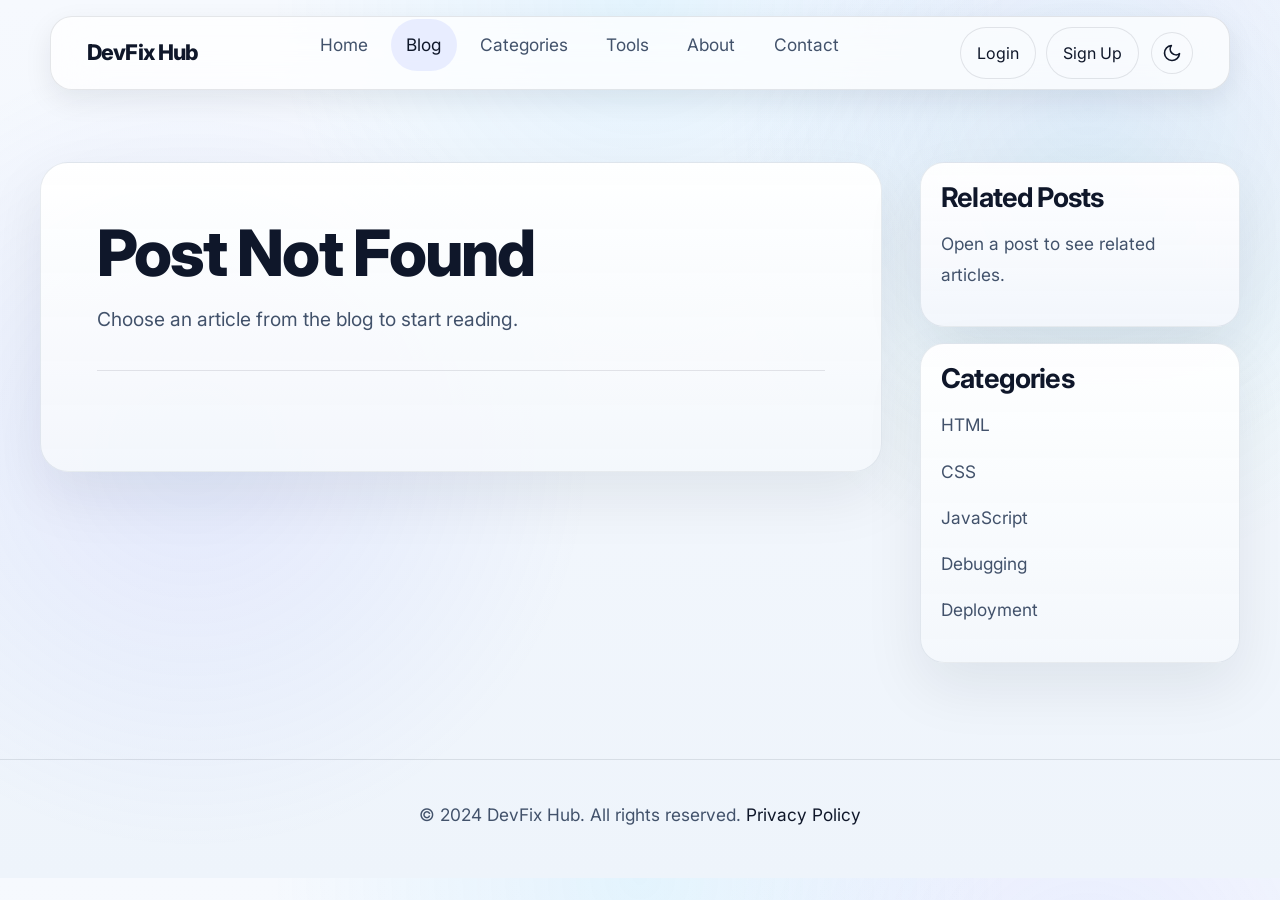
<file: post.html>
<!DOCTYPE html>
<html lang="en">
<head>
  <meta charset="UTF-8">
  <meta name="viewport" content="width=device-width, initial-scale=1.0">
  <title>Loading... - DevFix Hub</title>
  <meta name="description" content="Web development solution">
  <link rel="preconnect" href="https://fonts.googleapis.com">
  <link rel="preconnect" href="https://fonts.gstatic.com" crossorigin>
  <link href="https://fonts.googleapis.com/css2?family=Inter:wght@400;500;600;700;800&display=swap" rel="stylesheet">
  <!-- Google Analytics -->
  <script async src="https://www.googletagmanager.com/gtag/js?id=G-XXXXXXXXXX"></script>
  <script>
    window.dataLayer = window.dataLayer || [];
    function gtag(){dataLayer.push(arguments);}
    gtag('js', new Date());
    gtag('config', 'G-XXXXXXXXXX');
  </script>
  <link rel="stylesheet" href="assets/css/base.css">
  <link rel="stylesheet" href="assets/css/layout.css">
  <link rel="stylesheet" href="assets/css/components.css">
  <link rel="stylesheet" href="assets/css/post.css">
<!-- Google tag (gtag.js) -->
<script async src="https://www.googletagmanager.com/gtag/js?id=G-Q6NVMS2GPN"></script>
<script>
  window.dataLayer = window.dataLayer || [];
  function gtag(){dataLayer.push(arguments);}
  gtag('js', new Date());

  gtag('config', 'G-Q6NVMS2GPN');
</script>
<script async src="https://pagead2.googlesyndication.com/pagead/js/adsbygoogle.js?client=ca-pub-3117782418980939"
     crossorigin="anonymous"></script>
</head>
<body>
  <div class="particles-bg"></div>
  <nav class="navbar">
    <div class="container">
      <a href="index.html" class="logo">DevFix Hub</a>
      <ul class="nav-menu">
        <li><a href="index.html">Home</a></li>
        <li><a href="blog.html">Blog</a></li>
        <li><a href="categories.html">Categories</a></li>
        <li><a href="tools.html">Tools</a></li>
        <li><a href="about.html">About</a></li>
        <li><a href="contact.html">Contact</a></li>
      </ul>
      <div class="nav-actions">
        <button class="theme-toggle" aria-label="Toggle theme">
          <svg class="icon-sun" xmlns="http://www.w3.org/2000/svg" width="20" height="20" viewBox="0 0 24 24" fill="none" stroke="currentColor" stroke-width="2" stroke-linecap="round" stroke-linejoin="round"><circle cx="12" cy="12" r="5"></circle><line x1="12" y1="1" x2="12" y2="3"></line><line x1="12" y1="21" x2="12" y2="23"></line><line x1="4.22" y1="4.22" x2="5.64" y2="5.64"></line><line x1="18.36" y1="18.36" x2="19.78" y2="19.78"></line><line x1="1" y1="12" x2="3" y2="12"></line><line x1="21" y1="12" x2="23" y2="12"></line><line x1="4.22" y1="19.78" x2="5.64" y2="18.36"></line><line x1="18.36" y1="5.64" x2="19.78" y2="4.22"></line></svg>
          <svg class="icon-moon" xmlns="http://www.w3.org/2000/svg" width="20" height="20" viewBox="0 0 24 24" fill="none" stroke="currentColor" stroke-width="2" stroke-linecap="round" stroke-linejoin="round"><path d="M21 12.79A9 9 0 1 1 11.21 3 7 7 0 0 0 21 12.79z"></path></svg>
        </button>
        <button class="hamburger" aria-label="Open menu">
          <span></span>
          <span></span>
          <span></span>
        </button>
      </div>
    </div>
  </nav>

  <main class="single-post">
    <div class="container">
      <div class="post-layout">
        <div class="post-card-shell">
          <article id="post-content" class="post-content" aria-live="polite">
            <!-- Dynamic content loaded here -->
          </article>
        </div>

        <aside class="post-sidebar" id="post-sidebar">
          <div class="sidebar-card">
            <h3>Related Posts</h3>
            <ul class="related-posts" id="related-posts">
              <li class="post-note">Loading related posts...</li>
            </ul>
          </div>

          <div class="sidebar-card">
            <h3>Categories</h3>
            <ul class="category-list">
              <li><a href="blog.html?category=html">HTML</a></li>
              <li><a href="blog.html?category=css">CSS</a></li>
              <li><a href="blog.html?category=javascript">JavaScript</a></li>
              <li><a href="blog.html?category=debugging">Debugging</a></li>
              <li><a href="blog.html?category=deployment">Deployment</a></li>
            </ul>
          </div>
        </aside>
      </div>
    </div>
  </main>

  <footer class="footer">
    <div class="container">
      <p>&copy; 2024 DevFix Hub. All rights reserved. <a href="privacy.html">Privacy Policy</a></p>
    </div>
  </footer>

  <script src="assets/js/app.js" defer></script>
  <script src="assets/js/auth.js" defer></script>
  <script src="assets/js/post.js" defer></script>
</body>
</html>
</file>
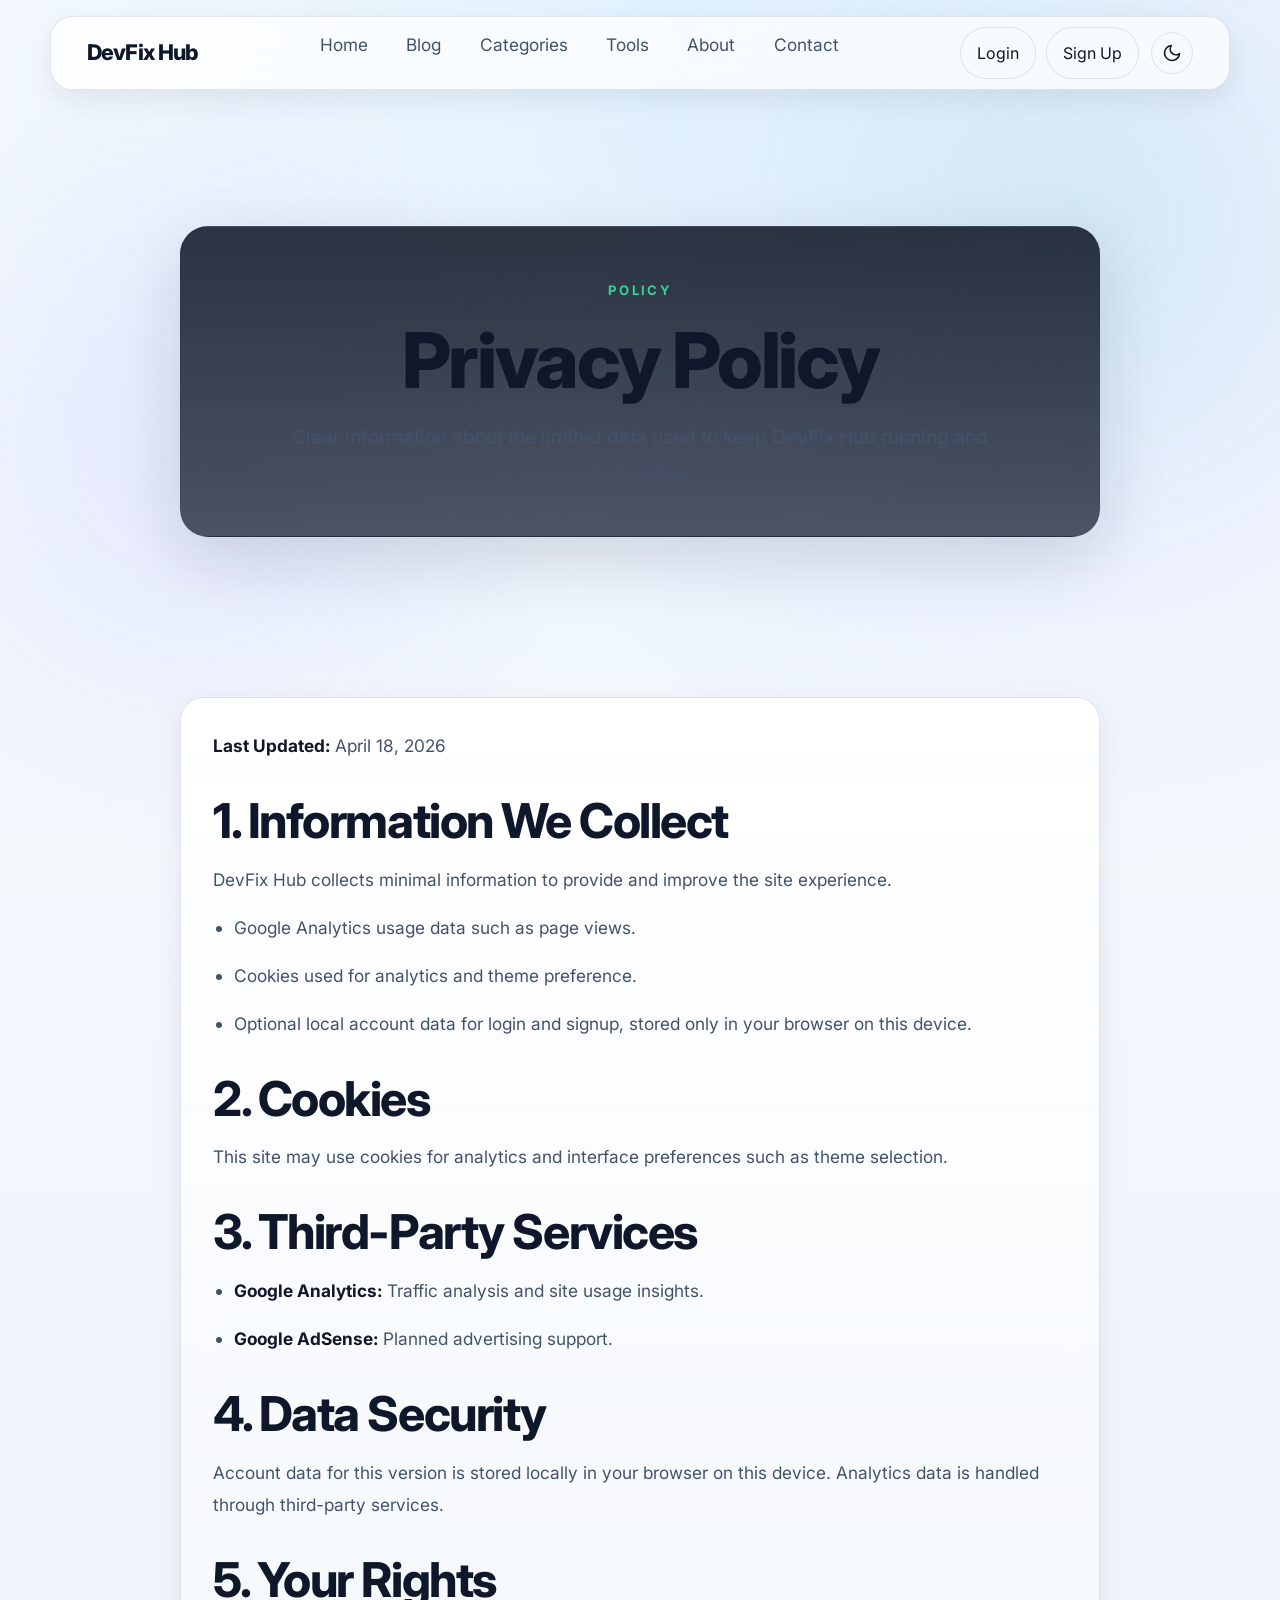
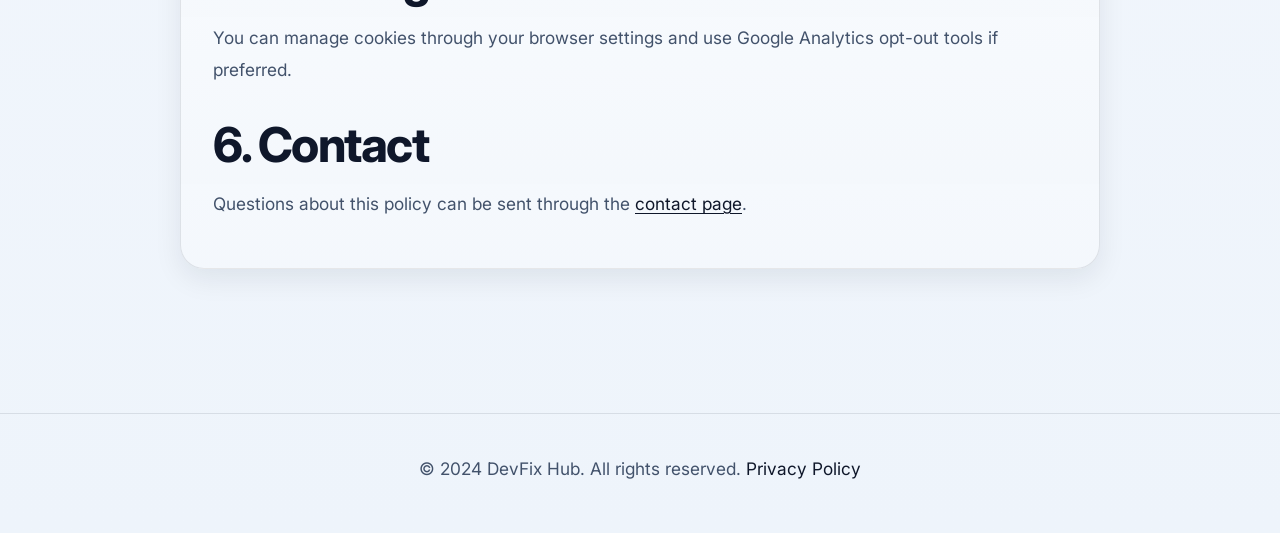
<file: privacy.html>
<!DOCTYPE html>
<html lang="en">
<head>
  <meta charset="UTF-8">
  <meta name="viewport" content="width=device-width, initial-scale=1.0">
  <title>Privacy Policy - DevFix Hub</title>
  <meta name="description" content="Privacy Policy for DevFix Hub.">
  <link rel="preconnect" href="https://fonts.googleapis.com">
  <link rel="preconnect" href="https://fonts.gstatic.com" crossorigin>
  <link href="https://fonts.googleapis.com/css2?family=Inter:wght@400;500;600;700;800&display=swap" rel="stylesheet">
  <link rel="stylesheet" href="assets/css/base.css">
  <link rel="stylesheet" href="assets/css/layout.css">
  <link rel="stylesheet" href="assets/css/components.css">
<!-- Google tag (gtag.js) -->
<script async src="https://www.googletagmanager.com/gtag/js?id=G-Q6NVMS2GPN"></script>
<script>
  window.dataLayer = window.dataLayer || [];
  function gtag(){dataLayer.push(arguments);}
  gtag('js', new Date());

  gtag('config', 'G-Q6NVMS2GPN');
</script>
<script async src="https://pagead2.googlesyndication.com/pagead/js/adsbygoogle.js?client=ca-pub-3117782418980939"
     crossorigin="anonymous"></script>
</head>
<body>
  <div class="particles-bg"></div>
  <nav class="navbar">
    <div class="container">
      <a href="index.html" class="logo">DevFix Hub</a>
      <ul class="nav-menu">
        <li><a href="index.html">Home</a></li>
        <li><a href="blog.html">Blog</a></li>
        <li><a href="categories.html">Categories</a></li>
        <li><a href="tools.html">Tools</a></li>
        <li><a href="about.html">About</a></li>
        <li><a href="contact.html">Contact</a></li>
      </ul>
      <div class="nav-actions">
        <button class="theme-toggle" aria-label="Toggle theme">
          <svg class="icon-sun" xmlns="http://www.w3.org/2000/svg" width="20" height="20" viewBox="0 0 24 24" fill="none" stroke="currentColor" stroke-width="2" stroke-linecap="round" stroke-linejoin="round"><circle cx="12" cy="12" r="5"></circle><line x1="12" y1="1" x2="12" y2="3"></line><line x1="12" y1="21" x2="12" y2="23"></line><line x1="4.22" y1="4.22" x2="5.64" y2="5.64"></line><line x1="18.36" y1="18.36" x2="19.78" y2="19.78"></line><line x1="1" y1="12" x2="3" y2="12"></line><line x1="21" y1="12" x2="23" y2="12"></line><line x1="4.22" y1="19.78" x2="5.64" y2="18.36"></line><line x1="18.36" y1="5.64" x2="19.78" y2="4.22"></line></svg>
          <svg class="icon-moon" xmlns="http://www.w3.org/2000/svg" width="20" height="20" viewBox="0 0 24 24" fill="none" stroke="currentColor" stroke-width="2" stroke-linecap="round" stroke-linejoin="round"><path d="M21 12.79A9 9 0 1 1 11.21 3 7 7 0 0 0 21 12.79z"></path></svg>
        </button>
        <button class="hamburger" aria-label="Open menu">
          <span></span>
          <span></span>
          <span></span>
        </button>
      </div>
    </div>
  </nav>

  <main>
    <section class="page-hero">
      <div class="container">
        <div class="hero-surface content-shell">
          <span class="eyebrow">Policy</span>
          <h1>Privacy Policy</h1>
          <p>Clear information about the limited data used to keep DevFix Hub running and improving.</p>
        </div>
      </div>
    </section>

    <section class="page-section">
      <div class="container">
        <article class="content-card prose legal-card">
          <p><strong>Last Updated:</strong> April 18, 2026</p>

          <section>
            <h2>1. Information We Collect</h2>
            <p>DevFix Hub collects minimal information to provide and improve the site experience.</p>
            <ul>
              <li>Google Analytics usage data such as page views.</li>
              <li>Cookies used for analytics and theme preference.</li>
              <li>Optional local account data for login and signup, stored only in your browser on this device.</li>
            </ul>
          </section>

          <section>
            <h2>2. Cookies</h2>
            <p>This site may use cookies for analytics and interface preferences such as theme selection.</p>
          </section>

          <section>
            <h2>3. Third-Party Services</h2>
            <ul>
              <li><strong>Google Analytics:</strong> Traffic analysis and site usage insights.</li>
              <li><strong>Google AdSense:</strong> Planned advertising support.</li>
            </ul>
          </section>

          <section>
            <h2>4. Data Security</h2>
            <p>Account data for this version is stored locally in your browser on this device. Analytics data is handled through third-party services.</p>
          </section>

          <section>
            <h2>5. Your Rights</h2>
            <p>You can manage cookies through your browser settings and use Google Analytics opt-out tools if preferred.</p>
          </section>

          <section>
            <h2>6. Contact</h2>
            <p>Questions about this policy can be sent through the <a href="contact.html">contact page</a>.</p>
          </section>
        </article>
      </div>
    </section>
  </main>

  <footer class="footer">
    <div class="container">
      <p>&copy; 2024 DevFix Hub. All rights reserved. <a href="privacy.html">Privacy Policy</a></p>
    </div>
  </footer>

  <script src="assets/js/app.js" defer></script>
  <script src="assets/js/auth.js" defer></script>
</body>
</html>
</file>
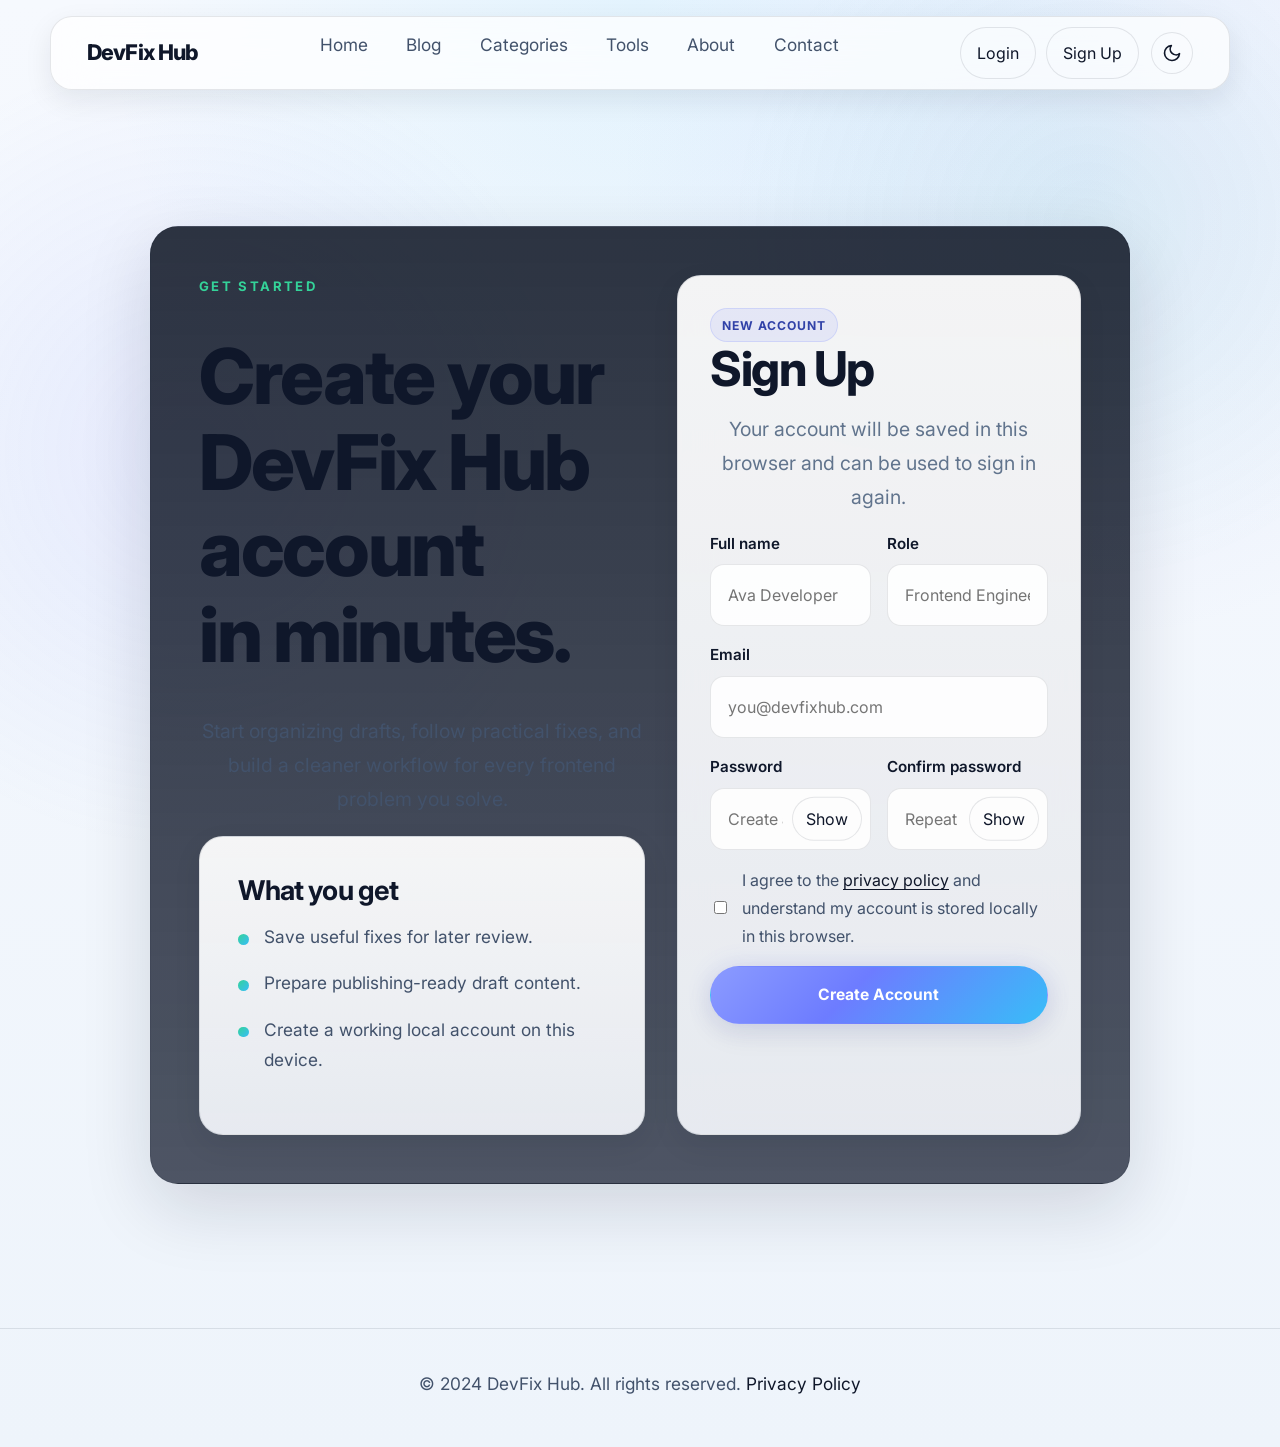
<file: signup.html>
<!DOCTYPE html>
<html lang="en">
<head>
  <meta charset="UTF-8">
  <meta name="viewport" content="width=device-width, initial-scale=1.0">
  <title>Sign Up - DevFix Hub</title>
  <meta name="description" content="Create your DevFix Hub account and start saving practical frontend fixes and drafts.">
  <link rel="preconnect" href="https://fonts.googleapis.com">
  <link rel="preconnect" href="https://fonts.gstatic.com" crossorigin>
  <link href="https://fonts.googleapis.com/css2?family=Inter:wght@400;500;600;700;800&display=swap" rel="stylesheet">
  <link rel="stylesheet" href="assets/css/base.css">
  <link rel="stylesheet" href="assets/css/layout.css">
  <link rel="stylesheet" href="assets/css/components.css">
<!-- Google tag (gtag.js) -->
<script async src="https://www.googletagmanager.com/gtag/js?id=G-Q6NVMS2GPN"></script>
<script>
  window.dataLayer = window.dataLayer || [];
  function gtag(){dataLayer.push(arguments);}
  gtag('js', new Date());

  gtag('config', 'G-Q6NVMS2GPN');
</script>
 <script async src="https://pagead2.googlesyndication.com/pagead/js/adsbygoogle.js?client=ca-pub-3117782418980939"
     crossorigin="anonymous"></script>
</head>
<body>
  <div class="particles-bg"></div>
  <nav class="navbar">
    <div class="container">
      <a href="index.html" class="logo">DevFix Hub</a>
      <ul class="nav-menu">
        <li><a href="index.html">Home</a></li>
        <li><a href="blog.html">Blog</a></li>
        <li><a href="categories.html">Categories</a></li>
        <li><a href="tools.html">Tools</a></li>
        <li><a href="about.html">About</a></li>
        <li><a href="contact.html">Contact</a></li>
      </ul>
      <div class="nav-actions">
        <button class="theme-toggle" aria-label="Toggle theme">
          <svg class="icon-sun" xmlns="http://www.w3.org/2000/svg" width="20" height="20" viewBox="0 0 24 24" fill="none" stroke="currentColor" stroke-width="2" stroke-linecap="round" stroke-linejoin="round"><circle cx="12" cy="12" r="5"></circle><line x1="12" y1="1" x2="12" y2="3"></line><line x1="12" y1="21" x2="12" y2="23"></line><line x1="4.22" y1="4.22" x2="5.64" y2="5.64"></line><line x1="18.36" y1="18.36" x2="19.78" y2="19.78"></line><line x1="1" y1="12" x2="3" y2="12"></line><line x1="21" y1="12" x2="23" y2="12"></line><line x1="4.22" y1="19.78" x2="5.64" y2="18.36"></line><line x1="18.36" y1="5.64" x2="19.78" y2="4.22"></line></svg>
          <svg class="icon-moon" xmlns="http://www.w3.org/2000/svg" width="20" height="20" viewBox="0 0 24 24" fill="none" stroke="currentColor" stroke-width="2" stroke-linecap="round" stroke-linejoin="round"><path d="M21 12.79A9 9 0 1 1 11.21 3 7 7 0 0 0 21 12.79z"></path></svg>
        </button>
        <button class="hamburger" aria-label="Open menu">
          <span></span>
          <span></span>
          <span></span>
        </button>
      </div>
    </div>
  </nav>

  <main>
    <section class="page-hero auth-hero">
      <div class="container">
        <div class="hero-surface auth-shell">
          <div class="auth-panel auth-copy">
            <span class="eyebrow">Get Started</span>
            <h1>Create your DevFix Hub account in minutes.</h1>
            <p>Start organizing drafts, follow practical fixes, and build a cleaner workflow for every frontend problem you solve.</p>

            <div class="auth-benefits">
              <div class="section-card">
                <h3>What you get</h3>
                <ul class="check-list">
                  <li>Save useful fixes for later review.</li>
                  <li>Prepare publishing-ready draft content.</li>
                  <li>Create a working local account on this device.</li>
                </ul>
              </div>
            </div>
          </div>

          <div class="auth-panel form-card auth-card">
            <div>
              <span class="category-tag">New Account</span>
              <h2>Sign Up</h2>
              <p class="auth-note">Your account will be saved in this browser and can be used to sign in again.</p>
            </div>

            <form class="auth-form" data-auth-form="signup">
              <div class="form-row">
                <div class="form-field">
                  <label for="signup-name">Full name</label>
                  <input id="signup-name" class="form-control" name="name" type="text" placeholder="Ava Developer" required>
                </div>
                <div class="form-field">
                  <label for="signup-role">Role</label>
                  <input id="signup-role" class="form-control" name="role" type="text" placeholder="Frontend Engineer">
                </div>
              </div>

              <div class="form-field">
                <label for="signup-email">Email</label>
                <input id="signup-email" class="form-control" name="email" type="email" placeholder="you@devfixhub.com" required>
              </div>

              <div class="form-row">
                <div class="form-field">
                  <label for="signup-password">Password</label>
                  <div class="password-field">
                    <input id="signup-password" class="form-control" name="password" type="password" placeholder="Create a password" required minlength="6">
                    <button type="button" class="password-toggle" data-password-toggle aria-label="Show password">Show</button>
                  </div>
                </div>
                <div class="form-field">
                  <label for="signup-confirm-password">Confirm password</label>
                  <div class="password-field">
                    <input id="signup-confirm-password" class="form-control" name="confirmPassword" type="password" placeholder="Repeat your password" required minlength="6">
                    <button type="button" class="password-toggle" data-password-toggle aria-label="Show password">Show</button>
                  </div>
                </div>
              </div>

              <label class="checkbox-label">
                <input type="checkbox" name="terms" required>
                <span>I agree to the <a href="privacy.html" class="inline-link">privacy policy</a> and understand my account is stored locally in this browser.</span>
              </label>

              <button type="submit" class="cta-button">Create Account</button>
              <p class="auth-status" data-auth-status aria-live="polite"></p>
            </form>
          </div>
        </div>
      </div>
    </section>
  </main>

  <footer class="footer">
    <div class="container">
      <p>&copy; 2024 DevFix Hub. All rights reserved. <a href="privacy.html">Privacy Policy</a></p>
    </div>
  </footer>

  <script src="assets/js/app.js" defer></script>
  <script src="assets/js/auth.js" defer></script>
</body>
</html>
</file>
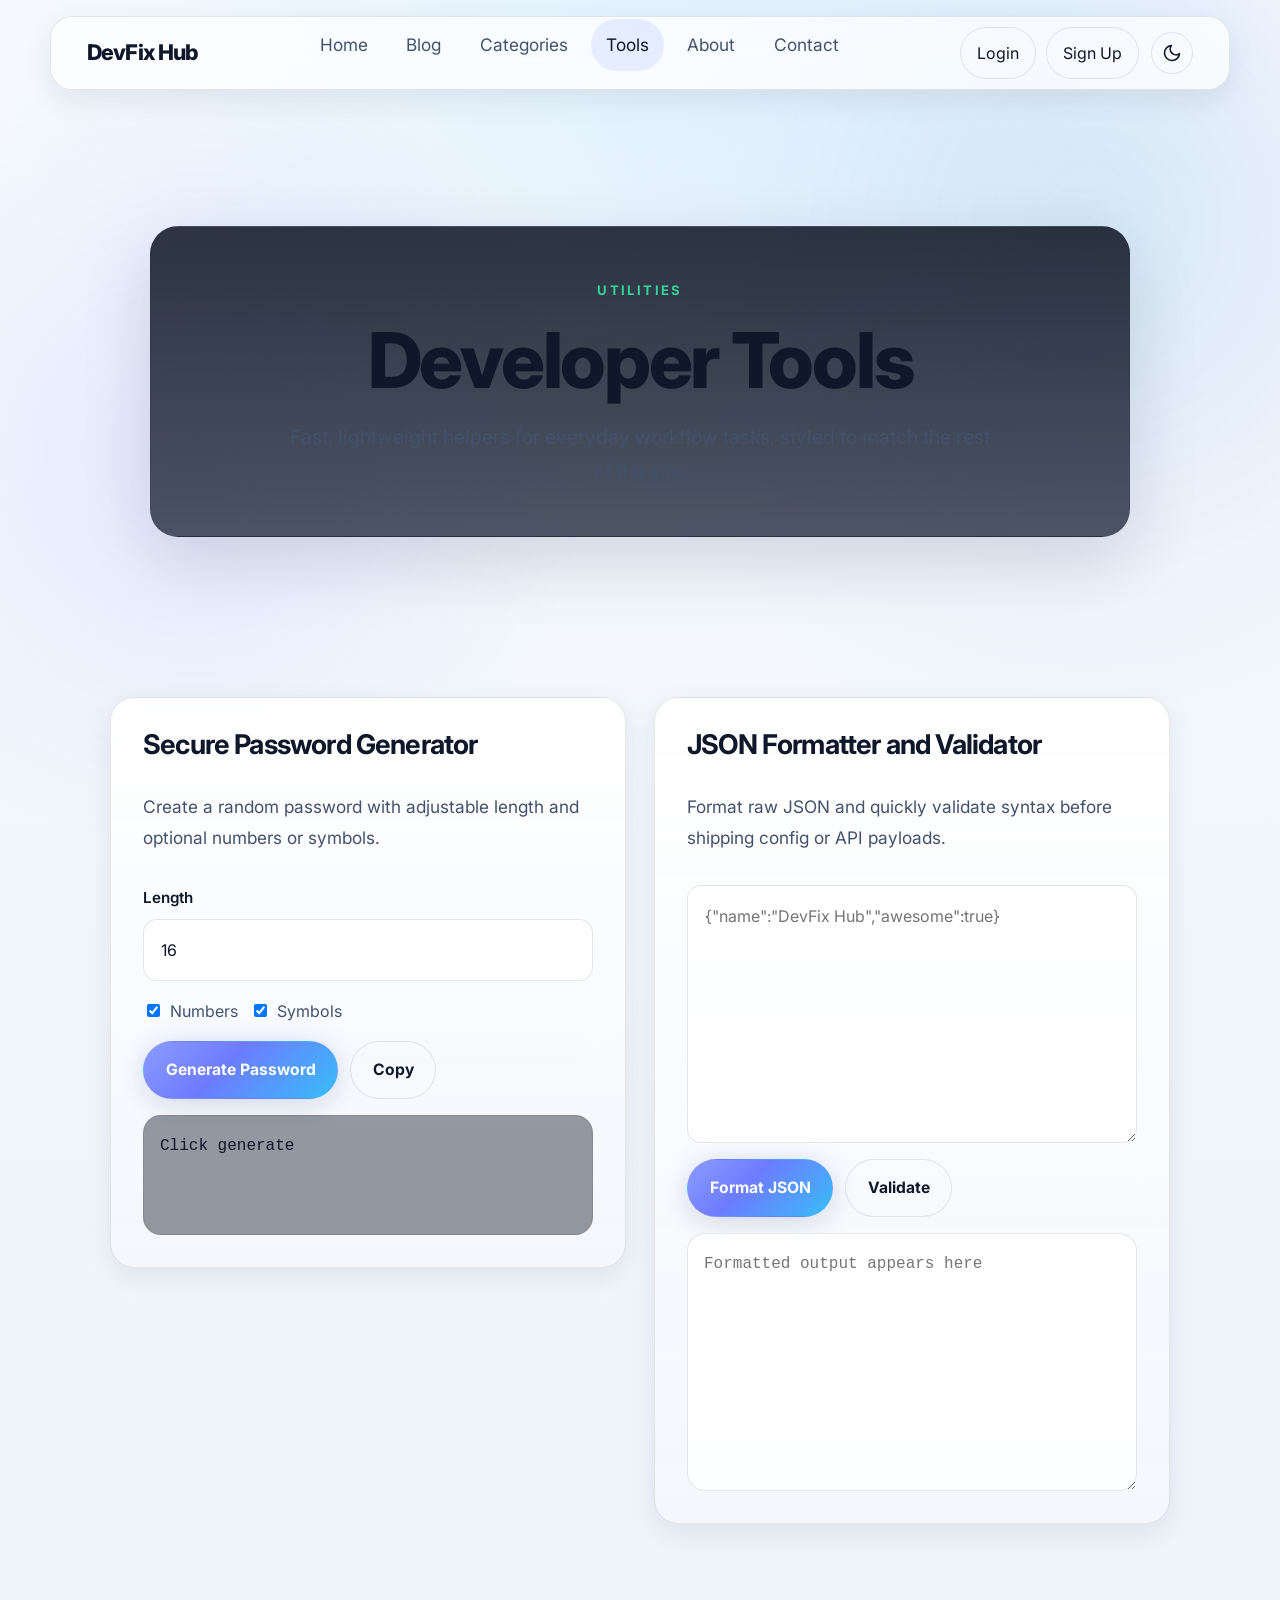
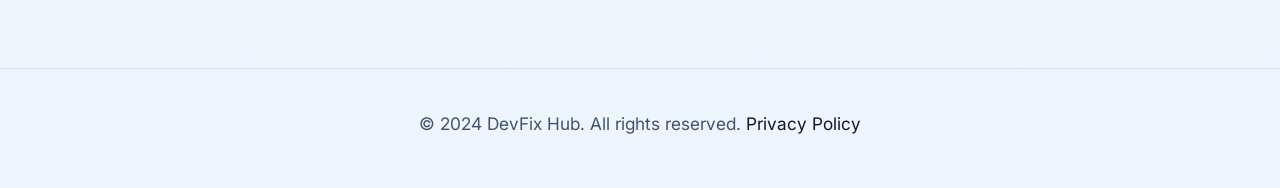
<file: tools.html>
<!DOCTYPE html>
<html lang="en">
<head>
  <meta charset="UTF-8">
  <meta name="viewport" content="width=device-width, initial-scale=1.0">
  <title>Tools - DevFix Hub</title>
  <meta name="description" content="Useful developer tools including a password generator and JSON formatter.">
  <link rel="preconnect" href="https://fonts.googleapis.com">
  <link rel="preconnect" href="https://fonts.gstatic.com" crossorigin>
  <link href="https://fonts.googleapis.com/css2?family=Inter:wght@400;500;600;700;800&display=swap" rel="stylesheet">
  <link rel="stylesheet" href="assets/css/base.css">
  <link rel="stylesheet" href="assets/css/layout.css">
  <link rel="stylesheet" href="assets/css/components.css">
<!-- Google tag (gtag.js) -->
<script async src="https://www.googletagmanager.com/gtag/js?id=G-Q6NVMS2GPN"></script>
<script>
  window.dataLayer = window.dataLayer || [];
  function gtag(){dataLayer.push(arguments);}
  gtag('js', new Date());

  gtag('config', 'G-Q6NVMS2GPN');
</script>
<script async src="https://pagead2.googlesyndication.com/pagead/js/adsbygoogle.js?client=ca-pub-3117782418980939"
     crossorigin="anonymous"></script>
</head>
<body>
  <div class="particles-bg"></div>
  <nav class="navbar">
    <div class="container">
      <a href="index.html" class="logo">DevFix Hub</a>
      <ul class="nav-menu">
        <li><a href="index.html">Home</a></li>
        <li><a href="blog.html">Blog</a></li>
        <li><a href="categories.html">Categories</a></li>
        <li><a href="tools.html">Tools</a></li>
        <li><a href="about.html">About</a></li>
        <li><a href="contact.html">Contact</a></li>
      </ul>
      <div class="nav-actions">
        <button class="theme-toggle" aria-label="Toggle theme">
          <svg class="icon-sun" xmlns="http://www.w3.org/2000/svg" width="20" height="20" viewBox="0 0 24 24" fill="none" stroke="currentColor" stroke-width="2" stroke-linecap="round" stroke-linejoin="round"><circle cx="12" cy="12" r="5"></circle><line x1="12" y1="1" x2="12" y2="3"></line><line x1="12" y1="21" x2="12" y2="23"></line><line x1="4.22" y1="4.22" x2="5.64" y2="5.64"></line><line x1="18.36" y1="18.36" x2="19.78" y2="19.78"></line><line x1="1" y1="12" x2="3" y2="12"></line><line x1="21" y1="12" x2="23" y2="12"></line><line x1="4.22" y1="19.78" x2="5.64" y2="18.36"></line><line x1="18.36" y1="5.64" x2="19.78" y2="4.22"></line></svg>
          <svg class="icon-moon" xmlns="http://www.w3.org/2000/svg" width="20" height="20" viewBox="0 0 24 24" fill="none" stroke="currentColor" stroke-width="2" stroke-linecap="round" stroke-linejoin="round"><path d="M21 12.79A9 9 0 1 1 11.21 3 7 7 0 0 0 21 12.79z"></path></svg>
        </button>
        <button class="hamburger" aria-label="Open menu">
          <span></span>
          <span></span>
          <span></span>
        </button>
      </div>
    </div>
  </nav>

  <main>
    <section class="page-hero">
      <div class="container">
        <div class="hero-surface">
          <span class="eyebrow">Utilities</span>
          <h1>Developer Tools</h1>
          <p>Fast, lightweight helpers for everyday workflow tasks, styled to match the rest of the site.</p>
        </div>
      </div>
    </section>

    <section class="page-section">
      <div class="container page-shell">
        <div class="tools-grid">
          <div class="tool-card">
            <h3>Secure Password Generator</h3>
            <p>Create a random password with adjustable length and optional numbers or symbols.</p>
            <div class="form-field">
              <label for="pwd-length">Length</label>
              <input class="form-control" type="number" id="pwd-length" value="16" min="8" max="64">
            </div>
            <div class="inline-controls">
              <label><input type="checkbox" id="pwd-include-numbers" checked> Numbers</label>
              <label><input type="checkbox" id="pwd-include-symbols" checked> Symbols</label>
            </div>
            <div class="inline-controls">
              <button id="generate-password-btn" class="cta-button" type="button">Generate Password</button>
              <button id="copy-password-btn" class="secondary-button" type="button">Copy</button>
            </div>
            <div id="password-output" class="tool-output">Click generate</div>
          </div>

          <div class="tool-card">
            <h3>JSON Formatter and Validator</h3>
            <p>Format raw JSON and quickly validate syntax before shipping config or API payloads.</p>
            <textarea id="json-input" class="tool-input" rows="8" placeholder='{"name":"DevFix Hub","awesome":true}'></textarea>
            <div class="inline-controls">
              <button id="format-json-btn" class="cta-button" type="button">Format JSON</button>
              <button id="validate-json-btn" class="secondary-button" type="button">Validate</button>
            </div>
            <textarea id="json-output" class="tool-input tool-output" rows="8" placeholder="Formatted output appears here"></textarea>
          </div>
        </div>
      </div>
    </section>
  </main>

  <footer class="footer">
    <div class="container">
      <p>&copy; 2024 DevFix Hub. All rights reserved. <a href="privacy.html">Privacy Policy</a></p>
    </div>
  </footer>

  <script src="assets/js/app.js" defer></script>
  <script src="assets/js/auth.js" defer></script>
  <script src="assets/js/tools.js" defer></script>
</body>
</html>
</file>
<file: assets/css/base.css>
/* Base Styles */
*,
*::before,
*::after {
  box-sizing: border-box;
}

:root {
  color-scheme: dark;

  --font-sans: "Inter", "Segoe UI", Roboto, sans-serif;
  --font-mono: "SFMono-Regular", Consolas, "Liberation Mono", Menlo, monospace;

  --primary: #7c8cff;
  --primary-strong: #5d6bff;
  --accent: #34d399;
  --accent-warm: #f59e0b;
  --primary-gradient: linear-gradient(135deg, #8b9bff 0%, #6d7cff 42%, #38bdf8 100%);
  --surface-gradient: linear-gradient(180deg, rgba(17, 24, 39, 0.88), rgba(15, 23, 42, 0.72));

  --bg-primary: #08111f;
  --bg-secondary: #0f172a;
  --bg-tertiary: #111c32;
  --surface: rgba(15, 23, 42, 0.72);
  --surface-strong: rgba(15, 23, 42, 0.92);

  --text-primary: #f8fafc;
  --text-secondary: #c3d0e4;
  --text-muted: #8fa1bc;

  --border-color: rgba(148, 163, 184, 0.18);
  --border-strong: rgba(148, 163, 184, 0.28);
  --shadow-sm: 0 10px 30px rgba(2, 6, 23, 0.16);
  --shadow-md: 0 18px 50px rgba(2, 6, 23, 0.22);
  --shadow-lg: 0 24px 70px rgba(2, 6, 23, 0.34);
  --shadow-glow: 0 0 30px rgba(124, 140, 255, 0.18);

  --radius-sm: 10px;
  --radius: 18px;
  --radius-lg: 28px;

  --transition-fast: 180ms ease;
  --transition: 280ms cubic-bezier(0.16, 1, 0.3, 1);
  --transition-slow: 600ms cubic-bezier(0.16, 1, 0.3, 1);

  /* Compatibility aliases used by existing markup */
  --primary-color: var(--primary);
  --primary-dark: var(--primary-strong);
  --shadow-light: var(--shadow-sm);
  --shadow: var(--shadow-md);
}

:root[data-theme="light"] {
  color-scheme: light;
  --bg-primary: #f3f7fd;
  --bg-secondary: #ffffff;
  --bg-tertiary: #e8eef8;
  --surface: rgba(255, 255, 255, 0.82);
  --surface-strong: rgba(255, 255, 255, 0.94);
  --text-primary: #0f172a;
  --text-secondary: #42526b;
  --text-muted: #61748d;
  --border-color: rgba(15, 23, 42, 0.1);
  --border-strong: rgba(15, 23, 42, 0.16);
  --shadow-sm: 0 10px 28px rgba(15, 23, 42, 0.08);
  --shadow-md: 0 18px 45px rgba(15, 23, 42, 0.1);
  --shadow-lg: 0 24px 70px rgba(15, 23, 42, 0.14);
  --shadow-glow: 0 0 26px rgba(93, 107, 255, 0.14);
}

html {
  scroll-behavior: smooth;
  scroll-padding-top: 110px;
}

body {
  margin: 0;
  min-width: 320px;
  font-family: var(--font-sans);
  line-height: 1.75;
  color: var(--text-primary);
  background:
    radial-gradient(circle at top, rgba(56, 189, 248, 0.12), transparent 34%),
    radial-gradient(circle at 85% 12%, rgba(124, 140, 255, 0.18), transparent 28%),
    linear-gradient(180deg, #08111f 0%, #091322 100%);
  background-color: var(--bg-primary);
  overflow-x: hidden;
}

:root[data-theme="light"] body {
  background:
    radial-gradient(circle at top, rgba(56, 189, 248, 0.1), transparent 34%),
    radial-gradient(circle at 85% 12%, rgba(124, 140, 255, 0.12), transparent 28%),
    linear-gradient(180deg, #f6f9fe 0%, #eef4fb 100%);
}

img,
svg,
video,
canvas {
  display: block;
  max-width: 100%;
}

button,
input,
textarea,
select {
  font: inherit;
}

button {
  cursor: pointer;
}

a {
  color: inherit;
}

::selection {
  background: rgba(124, 140, 255, 0.28);
}

#particles-bg,
.particles-bg {
  position: fixed;
  inset: 0;
  width: 100%;
  height: 100%;
  z-index: -1;
  pointer-events: none;
}

.particles-bg {
  background:
    radial-gradient(circle at 15% 50%, rgba(124, 140, 255, 0.12) 0%, transparent 34%),
    radial-gradient(circle at 85% 25%, rgba(52, 211, 153, 0.08) 0%, transparent 28%);
  animation: ambientDrift 18s ease-in-out infinite alternate;
}

.container {
  width: min(1200px, calc(100% - 2rem));
  margin: 0 auto;
}

main {
  padding-bottom: 4rem;
}

h1,
h2,
h3,
h4 {
  margin: 0 0 1rem;
  letter-spacing: -0.03em;
  line-height: 1.12;
  color: var(--text-primary);
}

h1 {
  font-size: clamp(2.6rem, 7vw, 4.8rem);
  font-weight: 800;
}

h2 {
  font-size: clamp(1.8rem, 4vw, 3rem);
  font-weight: 750;
}

h3 {
  font-size: clamp(1.2rem, 2.6vw, 1.7rem);
  font-weight: 700;
}

p,
li,
label,
input,
textarea {
  color: var(--text-secondary);
}

p,
li {
  margin: 0 0 1rem;
  font-size: clamp(1rem, 1.4vw, 1.08rem);
}

ul,
ol {
  margin: 0 0 1.25rem;
  padding-left: 1.3rem;
}

strong {
  color: var(--text-primary);
}

code,
pre {
  font-family: var(--font-mono);
}

pre {
  max-width: 100%;
  overflow-x: auto;
}

input,
textarea,
select {
  width: 100%;
  border: 1px solid var(--border-color);
  border-radius: 14px;
  background: rgba(8, 17, 31, 0.36);
  color: var(--text-primary);
  transition: border-color var(--transition-fast), box-shadow var(--transition-fast), background var(--transition-fast);
}

input[type="checkbox"],
input[type="radio"] {
  width: auto;
  min-height: auto;
}

:root[data-theme="light"] input,
:root[data-theme="light"] textarea,
:root[data-theme="light"] select {
  background: rgba(255, 255, 255, 0.9);
}

input:focus,
textarea:focus,
select:focus {
  outline: none;
  border-color: rgba(124, 140, 255, 0.9);
  box-shadow: 0 0 0 4px rgba(124, 140, 255, 0.14);
}

.gradient-text,
.text-gradient {
  background: var(--primary-gradient);
  -webkit-background-clip: text;
  -webkit-text-fill-color: transparent;
  background-clip: text;
  color: transparent;
}

.section-title {
  margin-bottom: 1rem;
  text-align: center;
}

.section-copy {
  max-width: 700px;
  margin: 0 auto;
  text-align: center;
  color: var(--text-secondary);
}

.eyebrow {
  display: inline-flex;
  align-items: center;
  gap: 0.5rem;
  margin-bottom: 1rem;
  font-size: 0.82rem;
  font-weight: 700;
  letter-spacing: 0.18em;
  text-transform: uppercase;
  color: var(--accent);
}

.sr-only {
  position: absolute;
  width: 1px;
  height: 1px;
  padding: 0;
  margin: -1px;
  overflow: hidden;
  clip: rect(0, 0, 0, 0);
  white-space: nowrap;
  border: 0;
}

.fade-in {
  opacity: 0;
  transform: translateY(22px);
  transition: opacity var(--transition-slow), transform var(--transition-slow);
  will-change: opacity, transform;
}

.fade-in.visible,
.reveal-item.visible {
  opacity: 1;
  transform: translateY(0);
}

.reveal-item {
  opacity: 0;
  transform: translateY(28px);
  transition: opacity var(--transition-slow), transform var(--transition-slow);
}

@keyframes ambientDrift {
  0% {
    transform: translate3d(0, 0, 0) scale(1);
    opacity: 0.65;
  }
  100% {
    transform: translate3d(0, 12px, 0) scale(1.06);
    opacity: 1;
  }
}

@media (prefers-reduced-motion: reduce) {
  html {
    scroll-behavior: auto;
  }

  *,
  *::before,
  *::after {
    animation: none !important;
    transition: none !important;
  }
}
</file>
<file: assets/css/layout.css>
/* Layout Styles */

.navbar {
  position: sticky;
  top: 1rem;
  z-index: 1000;
  width: min(1180px, calc(100% - 2rem));
  margin: 1rem auto 0;
  border: 1px solid var(--border-color);
  border-radius: 22px;
  background: rgba(8, 17, 31, 0.7);
  backdrop-filter: blur(20px);
  -webkit-backdrop-filter: blur(20px);
  box-shadow: var(--shadow-sm);
  transition: transform var(--transition), background var(--transition), border-color var(--transition), box-shadow var(--transition);
}

:root[data-theme="light"] .navbar {
  background: rgba(255, 255, 255, 0.74);
}

.navbar.scrolled {
  background: rgba(8, 17, 31, 0.88);
  border-color: var(--border-strong);
  box-shadow: var(--shadow-md);
}

.navbar .container {
  display: flex;
  align-items: center;
  justify-content: space-between;
  gap: 1.25rem;
  min-height: 72px;
  padding: 0 1.25rem;
}

.logo {
  flex: none;
  font-size: 1.35rem;
  font-weight: 800;
  letter-spacing: -0.04em;
  text-decoration: none;
  color: var(--text-primary);
}

.nav-menu {
  display: flex;
  flex-wrap: wrap;
  align-items: center;
  justify-content: center;
  gap: 0.5rem;
  margin: 0;
  padding: 0;
  list-style: none;
}

.nav-menu a {
  display: inline-flex;
  align-items: center;
  min-height: 42px;
  padding: 0.65rem 0.95rem;
  border-radius: 999px;
  color: var(--text-secondary);
  text-decoration: none;
  transition: color var(--transition-fast), background var(--transition-fast), transform var(--transition-fast);
}

.nav-menu a:hover,
.nav-menu a.active {
  color: var(--text-primary);
  background: rgba(124, 140, 255, 0.14);
}

.nav-actions {
  display: flex;
  align-items: center;
  gap: 0.75rem;
}

.theme-toggle {
  display: inline-flex;
  align-items: center;
  justify-content: center;
  width: 42px;
  height: 42px;
  padding: 0;
  border: 1px solid var(--border-color);
  border-radius: 999px;
  background: rgba(255, 255, 255, 0.03);
  color: var(--text-primary);
  transition: transform var(--transition-fast), background var(--transition-fast), border-color var(--transition-fast);
}

.theme-toggle:hover {
  transform: translateY(-1px);
  background: rgba(124, 140, 255, 0.12);
  border-color: rgba(124, 140, 255, 0.26);
}

[data-theme="light"] .icon-sun {
  display: none;
}

:root:not([data-theme="light"]) .icon-moon {
  display: none;
}

.hamburger {
  display: none;
  width: 42px;
  height: 42px;
  padding: 0;
  border: 1px solid var(--border-color);
  border-radius: 999px;
  background: rgba(255, 255, 255, 0.03);
  align-items: center;
  justify-content: center;
  flex-direction: column;
  gap: 4px;
}

.hamburger span {
  width: 18px;
  height: 2px;
  border-radius: 999px;
  background: var(--text-primary);
  transition: transform var(--transition-fast), opacity var(--transition-fast);
}

.hamburger.active span:nth-child(1) {
  transform: translateY(6px) rotate(45deg);
}

.hamburger.active span:nth-child(2) {
  opacity: 0;
}

.hamburger.active span:nth-child(3) {
  transform: translateY(-6px) rotate(-45deg);
}

.hero,
.page-hero {
  padding: clamp(5rem, 11vw, 8.5rem) 0 clamp(3rem, 7vw, 5rem);
}

.hero .container,
.page-hero .container {
  display: grid;
  gap: 1.5rem;
  justify-items: center;
  text-align: center;
}

.hero h1,
.page-hero h1 {
  max-width: 12ch;
  margin-inline: auto;
  text-wrap: balance;
}

.hero p,
.page-hero p {
  max-width: 700px;
  margin-inline: auto;
  margin-bottom: 0;
  font-size: clamp(1.05rem, 2vw, 1.22rem);
  text-align: center;
}

.hero-actions {
  display: flex;
  flex-wrap: wrap;
  justify-content: center;
  gap: 1rem;
}

.hero-surface {
  width: min(100%, 980px);
  padding: clamp(1.75rem, 5vw, 3rem);
  border: 1px solid var(--border-color);
  border-radius: var(--radius-lg);
  background: var(--surface-gradient);
  box-shadow: var(--shadow-lg);
}

.hero-title {
  font-size: clamp(2.85rem, 6.2vw, 5.4rem);
  line-height: 0.98;
  letter-spacing: -0.05em;
  max-width: 11ch;
}

.hero-title-line {
  display: block;
}

.hero .hero-surface {
  width: min(100%, 1120px);
  padding-inline: clamp(1.5rem, 5vw, 3.25rem);
  background: transparent;
  border-color: transparent;
  box-shadow: none;
}

.page-section {
  padding: clamp(2.75rem, 7vw, 5rem) 0;
}

.page-shell {
  width: min(100%, 1060px);
  margin: 0 auto;
}

.content-shell {
  width: min(100%, 920px);
  margin: 0 auto;
}

.grid-2 {
  display: grid;
  grid-template-columns: repeat(2, minmax(0, 1fr));
  gap: clamp(1rem, 3vw, 1.5rem);
}

.posts-grid,
.categories-grid,
.categories-grid-large,
.tools-grid,
.info-grid {
  display: grid;
  gap: clamp(1rem, 2.5vw, 1.75rem);
}

.posts-grid {
  grid-template-columns: repeat(auto-fit, minmax(min(100%, 290px), 1fr));
}

.categories-grid {
  grid-template-columns: repeat(auto-fit, minmax(min(100%, 180px), 1fr));
}

.categories-grid-large,
.tools-grid,
.info-grid {
  grid-template-columns: repeat(auto-fit, minmax(min(100%, 280px), 1fr));
}

.footer {
  padding: 2.5rem 0 3rem;
  border-top: 1px solid var(--border-color);
  color: var(--text-muted);
}

.footer .container {
  display: flex;
  justify-content: center;
  text-align: center;
}

.footer p {
  margin: 0;
}

.footer a {
  color: var(--text-primary);
  text-decoration: none;
}

.footer a:hover {
  color: var(--primary);
}

@media (max-width: 900px) {
  .navbar .container {
    min-height: 68px;
  }

  .nav-menu {
    gap: 0.25rem;
  }
}

@media (max-width: 768px) {
  .navbar {
    top: 0;
    width: 100%;
    margin: 0;
    border-left: 0;
    border-right: 0;
    border-top: 0;
    border-radius: 0;
  }

  .navbar .container {
    padding: 0 1rem;
  }

  .hamburger {
    display: inline-flex;
  }

  .nav-menu {
    position: fixed;
    inset: 68px 0 auto 0;
    flex-direction: column;
    align-items: stretch;
    gap: 0.5rem;
    padding: 1rem;
    background: rgba(8, 17, 31, 0.96);
    border-bottom: 1px solid var(--border-color);
    transform: translateY(-12px);
    opacity: 0;
    pointer-events: none;
    transition: opacity var(--transition-fast), transform var(--transition-fast);
  }

  :root[data-theme="light"] .nav-menu {
    background: rgba(255, 255, 255, 0.96);
  }

  .nav-menu.active {
    transform: translateY(0);
    opacity: 1;
    pointer-events: auto;
  }

  .nav-menu a {
    width: 100%;
    justify-content: center;
  }

  .hero,
  .page-hero {
    padding-top: 5.25rem;
  }

  .hero-title {
    font-size: clamp(2.45rem, 11vw, 4rem);
    line-height: 1.02;
    max-width: 9.5ch;
  }

  .hero .hero-surface {
    padding-inline: 0.25rem;
  }

  .grid-2 {
    grid-template-columns: 1fr;
  }
}
</file>
<file: assets/css/components.css>
/* Components */

.cta-button,
.secondary-button,
.ghost-button,
.tool-button {
  display: inline-flex;
  align-items: center;
  justify-content: center;
  gap: 0.55rem;
  min-height: 48px;
  padding: 0.9rem 1.35rem;
  border: 1px solid transparent;
  border-radius: 999px;
  font-size: 0.98rem;
  font-weight: 700;
  text-decoration: none;
  transition: transform var(--transition-fast), box-shadow var(--transition-fast), border-color var(--transition-fast), background var(--transition-fast), color var(--transition-fast);
}

.cta-button {
  background: var(--primary-gradient);
  color: #fff;
  box-shadow: var(--shadow-sm), var(--shadow-glow);
}

.cta-button:hover,
.tool-button:hover {
  transform: translateY(-2px);
  box-shadow: var(--shadow-md), var(--shadow-glow);
}

.secondary-button,
.tool-button,
.ghost-button {
  background: rgba(255, 255, 255, 0.04);
  color: var(--text-primary);
  border-color: var(--border-color);
}

.secondary-button:hover,
.ghost-button:hover {
  transform: translateY(-2px);
  background: rgba(124, 140, 255, 0.1);
  border-color: rgba(124, 140, 255, 0.28);
}

.section-card,
.post-card,
.category-card,
.category-large-card,
.tool-card,
.sidebar-card,
.content-card,
.panel-card,
.contact-card,
.info-card,
.form-card {
  position: relative;
  border: 1px solid var(--border-color);
  border-radius: 24px;
  background: var(--surface-gradient);
  box-shadow: var(--shadow-sm);
  backdrop-filter: blur(18px);
  -webkit-backdrop-filter: blur(18px);
}

:root[data-theme="light"] .section-card,
:root[data-theme="light"] .post-card,
:root[data-theme="light"] .category-card,
:root[data-theme="light"] .category-large-card,
:root[data-theme="light"] .tool-card,
:root[data-theme="light"] .sidebar-card,
:root[data-theme="light"] .content-card,
:root[data-theme="light"] .panel-card,
:root[data-theme="light"] .contact-card,
:root[data-theme="light"] .info-card,
:root[data-theme="light"] .form-card {
  background: linear-gradient(180deg, rgba(255, 255, 255, 0.95), rgba(244, 247, 252, 0.92));
}

.post-card,
.category-large-card,
.tool-card,
.content-card,
.panel-card,
.form-card {
  padding: clamp(1.35rem, 3vw, 2rem);
}

.section-card {
  padding: clamp(1.5rem, 4vw, 2.4rem);
}

.post-card {
  display: flex;
  flex-direction: column;
  gap: 1rem;
  height: 100%;
  overflow: hidden;
  animation: cardRise 0.65s cubic-bezier(0.16, 1, 0.3, 1) backwards;
}

.post-card .cta-button {
  margin-top: auto;
}

.post-card:hover,
.category-card:hover,
.category-large-card:hover,
.tool-card:hover,
.content-card:hover,
.info-card:hover {
  transform: translateY(-4px);
  border-color: rgba(124, 140, 255, 0.3);
  box-shadow: var(--shadow-md);
}

.post-card h3 {
  margin-bottom: 0;
  font-size: clamp(1.2rem, 2vw, 1.45rem);
}

.post-card .excerpt {
  flex: 1;
  margin-bottom: 0;
}

.meta {
  display: flex;
  flex-wrap: wrap;
  align-items: center;
  gap: 0.75rem;
  color: var(--text-muted);
  font-size: 0.92rem;
}

.category-tag {
  display: inline-flex;
  align-items: center;
  min-height: 30px;
  padding: 0.35rem 0.7rem;
  border: 1px solid rgba(124, 140, 255, 0.22);
  border-radius: 999px;
  background: rgba(124, 140, 255, 0.12);
  color: #dbe4ff;
  font-size: 0.76rem;
  font-weight: 700;
  letter-spacing: 0.08em;
  text-transform: uppercase;
}

:root[data-theme="light"] .category-tag {
  color: #3142a8;
}

.search-container {
  width: min(100%, 720px);
}

.blog-hero-tools {
  width: min(100%, 760px);
  display: grid;
  gap: 1rem;
  margin: 0.5rem auto 0;
}

#search-input,
.tool-input,
.form-control {
  padding: 1rem 1.05rem;
  min-height: 52px;
}

.search-container .search-shell {
  display: flex;
  align-items: center;
  gap: 0.75rem;
  padding: 0.55rem;
  border: 1px solid var(--border-color);
  border-radius: 22px;
  background: rgba(8, 17, 31, 0.45);
  box-shadow: var(--shadow-sm);
}

.blog-hero-tools .search-shell {
  width: 100%;
}

:root[data-theme="light"] .search-container .search-shell {
  background: rgba(255, 255, 255, 0.9);
}

.search-container #search-input {
  border: 0;
  background: transparent;
  box-shadow: none;
  padding: 0.8rem 1rem;
}

.filters {
  display: flex;
  flex-wrap: wrap;
  justify-content: center;
  gap: 0.75rem;
  margin-bottom: 2rem;
}

.filter-btn {
  min-height: 42px;
  padding: 0.7rem 1rem;
  border: 1px solid var(--border-color);
  border-radius: 999px;
  background: rgba(255, 255, 255, 0.03);
  color: var(--text-secondary);
  font-weight: 600;
  transition: transform var(--transition-fast), background var(--transition-fast), border-color var(--transition-fast), color var(--transition-fast);
}

.filter-btn:hover,
.filter-btn.active {
  background: rgba(124, 140, 255, 0.14);
  border-color: rgba(124, 140, 255, 0.28);
  color: var(--text-primary);
}

.category-card {
  display: flex;
  align-items: center;
  justify-content: center;
  min-height: 138px;
  padding: 1.25rem;
  text-align: center;
  text-decoration: none;
  font-size: 1.05rem;
  font-weight: 700;
}

.category-large-card {
  display: flex;
  flex-direction: column;
  gap: 1rem;
  align-items: flex-start;
  text-align: left;
  text-decoration: none;
  height: 100%;
}

.category-large-card h2 {
  margin-bottom: 0;
  font-size: clamp(1.55rem, 3vw, 2rem);
}

.category-large-card p {
  margin-bottom: auto;
}

.category-icon {
  display: inline-flex;
  align-items: center;
  justify-content: center;
  width: 3.2rem;
  height: 3.2rem;
  border-radius: 18px;
  font-size: 1.5rem;
  background: rgba(124, 140, 255, 0.12);
  color: var(--text-primary);
}

.count {
  color: var(--text-primary);
  font-weight: 700;
}

.page-stack {
  display: grid;
  gap: 1.5rem;
}

.content-card {
  width: min(100%, 900px);
  margin: 0 auto;
}

.content-card.prose,
.legal-card,
.about-card,
.contact-layout,
.tools-layout {
  width: min(100%, 920px);
  margin: 0 auto;
}

.prose p,
.prose li {
  line-height: 1.85;
}

.prose h2 {
  margin-top: 2rem;
}

.prose a {
  color: var(--text-primary);
  text-underline-offset: 0.2em;
}

.callout {
  padding: 1.25rem 1.35rem;
  border-left: 3px solid var(--primary);
  border-radius: 0 18px 18px 0;
  background: rgba(124, 140, 255, 0.08);
}

.check-list {
  list-style: none;
  padding: 0;
}

.check-list li {
  position: relative;
  padding-left: 1.6rem;
}

.check-list li::before {
  content: "";
  position: absolute;
  left: 0;
  top: 0.75rem;
  width: 0.65rem;
  height: 0.65rem;
  border-radius: 999px;
  background: linear-gradient(135deg, var(--accent), #38bdf8);
}

.info-grid {
  align-items: stretch;
}

.info-card,
.contact-card {
  padding: 1.35rem;
}

.info-card h3,
.contact-card h3 {
  margin-bottom: 0.5rem;
}

.form-card {
  display: grid;
  gap: 1rem;
}

.auth-shell {
  display: grid;
  grid-template-columns: minmax(0, 1.05fr) minmax(340px, 0.95fr);
  gap: clamp(1.5rem, 4vw, 2rem);
  align-items: stretch;
  text-align: left;
}

.auth-panel {
  min-width: 0;
}

.auth-copy {
  display: grid;
  align-content: center;
  gap: 1.25rem;
}

.auth-copy h1,
.auth-copy p,
.auth-card h2 {
  max-width: none;
}

.auth-copy p,
.auth-card p {
  margin-bottom: 0;
}

.auth-highlights,
.auth-benefits {
  display: grid;
  gap: 1rem;
}

.auth-card {
  align-content: start;
}

.auth-form {
  display: grid;
  gap: 1rem;
}

.auth-note,
.auth-status {
  color: var(--text-muted);
}

.auth-status {
  min-height: 1.5rem;
  margin: 0;
}

.auth-status.is-success {
  color: #86efac;
}

.auth-status.is-error {
  color: #fca5a5;
}

.password-field {
  position: relative;
}

.password-field .form-control {
  padding-right: 5.4rem;
}

.password-toggle {
  position: absolute;
  top: 50%;
  right: 0.55rem;
  transform: translateY(-50%);
  min-width: 4.1rem;
  min-height: 40px;
  padding: 0.45rem 0.8rem;
  border: 1px solid var(--border-color);
  border-radius: 999px;
  background: rgba(255, 255, 255, 0.05);
  color: var(--text-primary);
}

.auth-row,
.checkbox-label {
  display: flex;
  gap: 0.75rem;
  align-items: center;
  justify-content: space-between;
}

.checkbox-label {
  justify-content: flex-start;
}

.inline-link {
  color: var(--text-primary);
  text-underline-offset: 0.2em;
}

.nav-account {
  display: inline-flex;
  align-items: center;
  gap: 0.6rem;
}

.nav-auth-link,
.nav-auth-button {
  display: inline-flex;
  align-items: center;
  justify-content: center;
  min-height: 42px;
  padding: 0.7rem 1rem;
  border-radius: 999px;
  border: 1px solid var(--border-color);
  text-decoration: none;
  color: var(--text-primary);
  background: rgba(255, 255, 255, 0.04);
  transition: transform var(--transition-fast), background var(--transition-fast), border-color var(--transition-fast);
}

.nav-auth-button {
  font: inherit;
}

.nav-auth-link:hover,
.nav-auth-button:hover {
  transform: translateY(-1px);
  background: rgba(124, 140, 255, 0.12);
  border-color: rgba(124, 140, 255, 0.28);
}

.form-row {
  display: grid;
  gap: 1rem;
  grid-template-columns: repeat(2, minmax(0, 1fr));
}

.form-field {
  display: grid;
  gap: 0.45rem;
}

.form-field label {
  font-size: 0.95rem;
  font-weight: 600;
  color: var(--text-primary);
}

textarea.form-control,
.tool-input {
  min-height: 160px;
  resize: vertical;
}

.tools-grid {
  align-items: start;
}

.tool-card {
  display: grid;
  gap: 1rem;
}

.tool-card .meta-row,
.inline-controls {
  display: flex;
  flex-wrap: wrap;
  gap: 0.75rem;
  align-items: center;
}

.inline-controls label {
  display: inline-flex;
  align-items: center;
  gap: 0.45rem;
}

.tool-output {
  min-height: 120px;
  padding: 1rem;
  border: 1px solid var(--border-color);
  border-radius: 18px;
  background: rgba(8, 17, 31, 0.42);
  color: var(--text-primary);
  font-family: var(--font-mono);
  overflow-wrap: anywhere;
}

.pill-link {
  display: inline-flex;
  align-items: center;
  gap: 0.45rem;
  padding: 0.6rem 0.95rem;
  border: 1px solid var(--border-color);
  border-radius: 999px;
  text-decoration: none;
  color: var(--text-primary);
}

/* Single post */
.single-post {
  padding: clamp(2.5rem, 6vw, 4.5rem) 0 clamp(4rem, 8vw, 6rem);
}

.single-post .container {
  max-width: min(1280px, 100%);
}

.post-layout {
  display: grid;
  grid-template-columns: minmax(0, 1fr);
  gap: clamp(1.5rem, 3vw, 2.5rem);
  align-items: start;
}

.post-card-shell {
  max-width: 900px;
  width: 100%;
  margin: 0 auto;
  border: 1px solid var(--border-color);
  border-radius: 28px;
  background: var(--surface-gradient);
  box-shadow: var(--shadow-lg);
  overflow: hidden;
  animation: cardRise 0.7s cubic-bezier(0.16, 1, 0.3, 1) both;
}

:root[data-theme="light"] .post-card-shell,
:root[data-theme="light"] .sidebar-card {
  background: linear-gradient(180deg, rgba(255, 255, 255, 0.95), rgba(244, 247, 252, 0.92));
}

.post-content {
  padding: clamp(1.5rem, 5vw, 3.5rem);
}

.post-content a {
  color: var(--text-primary);
  text-underline-offset: 0.18em;
}

.post-hero {
  padding-bottom: clamp(1.5rem, 3vw, 2rem);
  margin-bottom: clamp(2rem, 4vw, 2.75rem);
  border-bottom: 1px solid var(--border-color);
}

.post-eyebrow {
  display: flex;
  flex-wrap: wrap;
  gap: 0.75rem;
  margin-bottom: 1rem;
}

.post-content h1 {
  font-size: clamp(2.3rem, 5vw, 4rem);
  line-height: 1.05;
  margin-bottom: 1rem;
}

.post-content .meta {
  margin-bottom: 1rem;
}

.meta-separator {
  width: 4px;
  height: 4px;
  border-radius: 999px;
  background: var(--text-muted);
}

.post-lead {
  max-width: 65ch;
  font-size: clamp(1.05rem, 2vw, 1.2rem);
  line-height: 1.85;
  margin-bottom: 0;
}

.post-content > *:not(.post-hero):not(.post-footer) {
  max-width: 68ch;
  margin-left: auto;
  margin-right: auto;
}

.post-content > p,
.post-content > ul,
.post-content > ol,
.post-content > pre,
.post-content > blockquote {
  margin-bottom: 1.5rem;
}

.article-section {
  position: relative;
  max-width: 72ch;
  margin: clamp(2.2rem, 4vw, 3rem) auto 0;
  padding: clamp(1rem, 2.4vw, 1.4rem) 0 0 clamp(1rem, 2vw, 1.25rem);
}

.article-section::before {
  content: "";
  position: absolute;
  left: 0;
  top: 0.25rem;
  bottom: 0.25rem;
  width: 3px;
  border-radius: 999px;
  background: linear-gradient(180deg, rgba(124, 140, 255, 0.95), rgba(56, 189, 248, 0.85));
}

.article-section > h2 {
  font-size: clamp(1.5rem, 3vw, 2rem);
  margin-bottom: 1rem;
}

.article-section-problem > h2,
.article-section-cause > h2,
.article-section-solution > h2 {
  display: inline-flex;
  align-items: center;
  gap: 0.65rem;
}

.article-section-problem > h2::before,
.article-section-cause > h2::before,
.article-section-solution > h2::before {
  display: inline-flex;
  align-items: center;
  justify-content: center;
  width: 1.9rem;
  height: 1.9rem;
  border-radius: 999px;
  font-size: 0.82rem;
  font-weight: 700;
  color: #fff;
}

.article-section-problem > h2::before {
  content: "01";
  background: linear-gradient(135deg, #ef4444, #f97316);
}

.article-section-cause > h2::before {
  content: "02";
  background: linear-gradient(135deg, #f59e0b, #eab308);
}

.article-section-solution > h2::before {
  content: "03";
  background: linear-gradient(135deg, #22c55e, #14b8a6);
}

.post-content pre,
.prose pre {
  margin: 1.75rem auto;
  padding: 1.25rem 1.35rem;
  border: 1px solid var(--border-color);
  border-radius: 20px;
  background: linear-gradient(180deg, rgba(15, 23, 42, 0.96), rgba(2, 6, 23, 0.98));
  box-shadow: inset 0 1px 0 rgba(255, 255, 255, 0.04);
}

.post-content pre code,
.prose pre code {
  display: block;
  color: #c4f1ff;
  background: transparent;
  padding: 0;
  font-size: 0.95rem;
  line-height: 1.75;
}

.post-content :not(pre) > code,
.prose :not(pre) > code {
  padding: 0.18rem 0.45rem;
  border: 1px solid rgba(124, 140, 255, 0.18);
  border-radius: 8px;
  background: rgba(124, 140, 255, 0.12);
  color: #dbeafe;
  font-size: 0.92em;
}

:root[data-theme="light"] .post-content :not(pre) > code,
:root[data-theme="light"] .prose :not(pre) > code {
  color: #26348b;
}

.post-content blockquote,
.prose blockquote {
  margin: 1.75rem auto;
  padding: 1rem 1.2rem 1rem 1.25rem;
  border-left: 3px solid var(--primary);
  border-radius: 0 16px 16px 0;
  background: rgba(124, 140, 255, 0.08);
}

.post-footer {
  display: flex;
  justify-content: flex-start;
  margin-top: clamp(2.5rem, 4vw, 3rem);
  padding-top: clamp(2rem, 4vw, 2.5rem);
  border-top: 1px solid var(--border-color);
}

.post-sidebar {
  width: 100%;
  max-width: 320px;
  display: grid;
  gap: 1rem;
}

.sidebar-card {
  padding: 1.25rem;
}

.related-posts,
.category-list {
  list-style: none;
  padding: 0;
  margin: 0;
}

.related-posts li + li,
.category-list li + li {
  margin-top: 0.8rem;
}

.related-posts a,
.category-list a {
  color: var(--text-secondary);
  text-decoration: none;
}

.related-posts a:hover,
.category-list a:hover {
  color: var(--text-primary);
}

.related-posts span {
  display: block;
  margin-top: 0.2rem;
  color: var(--text-muted);
  font-size: 0.84rem;
}

.post-note {
  color: var(--text-secondary);
}

.create-post-layout {
  display: grid;
  grid-template-columns: minmax(0, 1.1fr) minmax(320px, 0.9fr);
  gap: 1.5rem;
  align-items: start;
}

.create-post-layout .content-card {
  position: sticky;
  top: 7rem;
}

@keyframes cardRise {
  from {
    opacity: 0;
    transform: translateY(22px);
  }
  to {
    opacity: 1;
    transform: translateY(0);
  }
}

@media (min-width: 1080px) {
  .post-layout {
    grid-template-columns: minmax(0, 900px) minmax(260px, 320px);
    justify-content: center;
  }

  .post-card-shell {
    margin: 0;
  }

  .post-sidebar {
    position: sticky;
    top: 7rem;
  }
}

@media (max-width: 767px) {
  .auth-shell {
    grid-template-columns: 1fr;
  }

  .auth-row,
  .checkbox-label {
    align-items: flex-start;
    flex-direction: column;
  }

  .nav-account {
    display: none;
  }

  .create-post-layout {
    grid-template-columns: 1fr;
  }

  .create-post-layout .content-card {
    position: static;
  }

  .form-row {
    grid-template-columns: 1fr;
  }

  .filters {
    flex-direction: column;
    align-items: stretch;
  }

  .single-post {
    padding-top: 1.5rem;
  }

  .post-card-shell {
    border-radius: 22px;
  }

  .post-content {
    padding: 1.25rem;
  }

  .post-content > *:not(.post-hero):not(.post-footer),
  .article-section {
    max-width: 100%;
  }
}
</file>
<file: assets/css/post.css>
.post-content a {
  color: var(--text-primary);
  text-underline-offset: 0.18em;
}

.category-tag {
  background: rgba(99, 102, 241, 0.16);
  color: #c7d2fe;
  border: 1px solid rgba(99, 102, 241, 0.2);
  letter-spacing: 0.08em;
}

[data-theme="light"] .post-card-shell,
[data-theme="light"] .sidebar-card {
  background:
    linear-gradient(180deg, rgba(255, 255, 255, 0.94), rgba(248, 250, 252, 0.92)),
    rgba(255, 255, 255, 0.9);
  border-color: rgba(148, 163, 184, 0.22);
  box-shadow: 0 24px 60px rgba(15, 23, 42, 0.08);
}

[data-theme="light"] .post-lead,
[data-theme="light"] .post-content p,
[data-theme="light"] .post-content li,
[data-theme="light"] .post-note,
[data-theme="light"] .related-posts a,
[data-theme="light"] .category-list a,
[data-theme="light"] .post-content .meta {
  color: var(--text-secondary);
}

[data-theme="light"] .post-content :not(pre) > code {
  color: #312e81;
  background: rgba(99, 102, 241, 0.1);
}

[data-theme="light"] .post-content pre {
  border-color: rgba(15, 23, 42, 0.08);
  box-shadow: 0 16px 40px rgba(15, 23, 42, 0.08);
}
</file>
